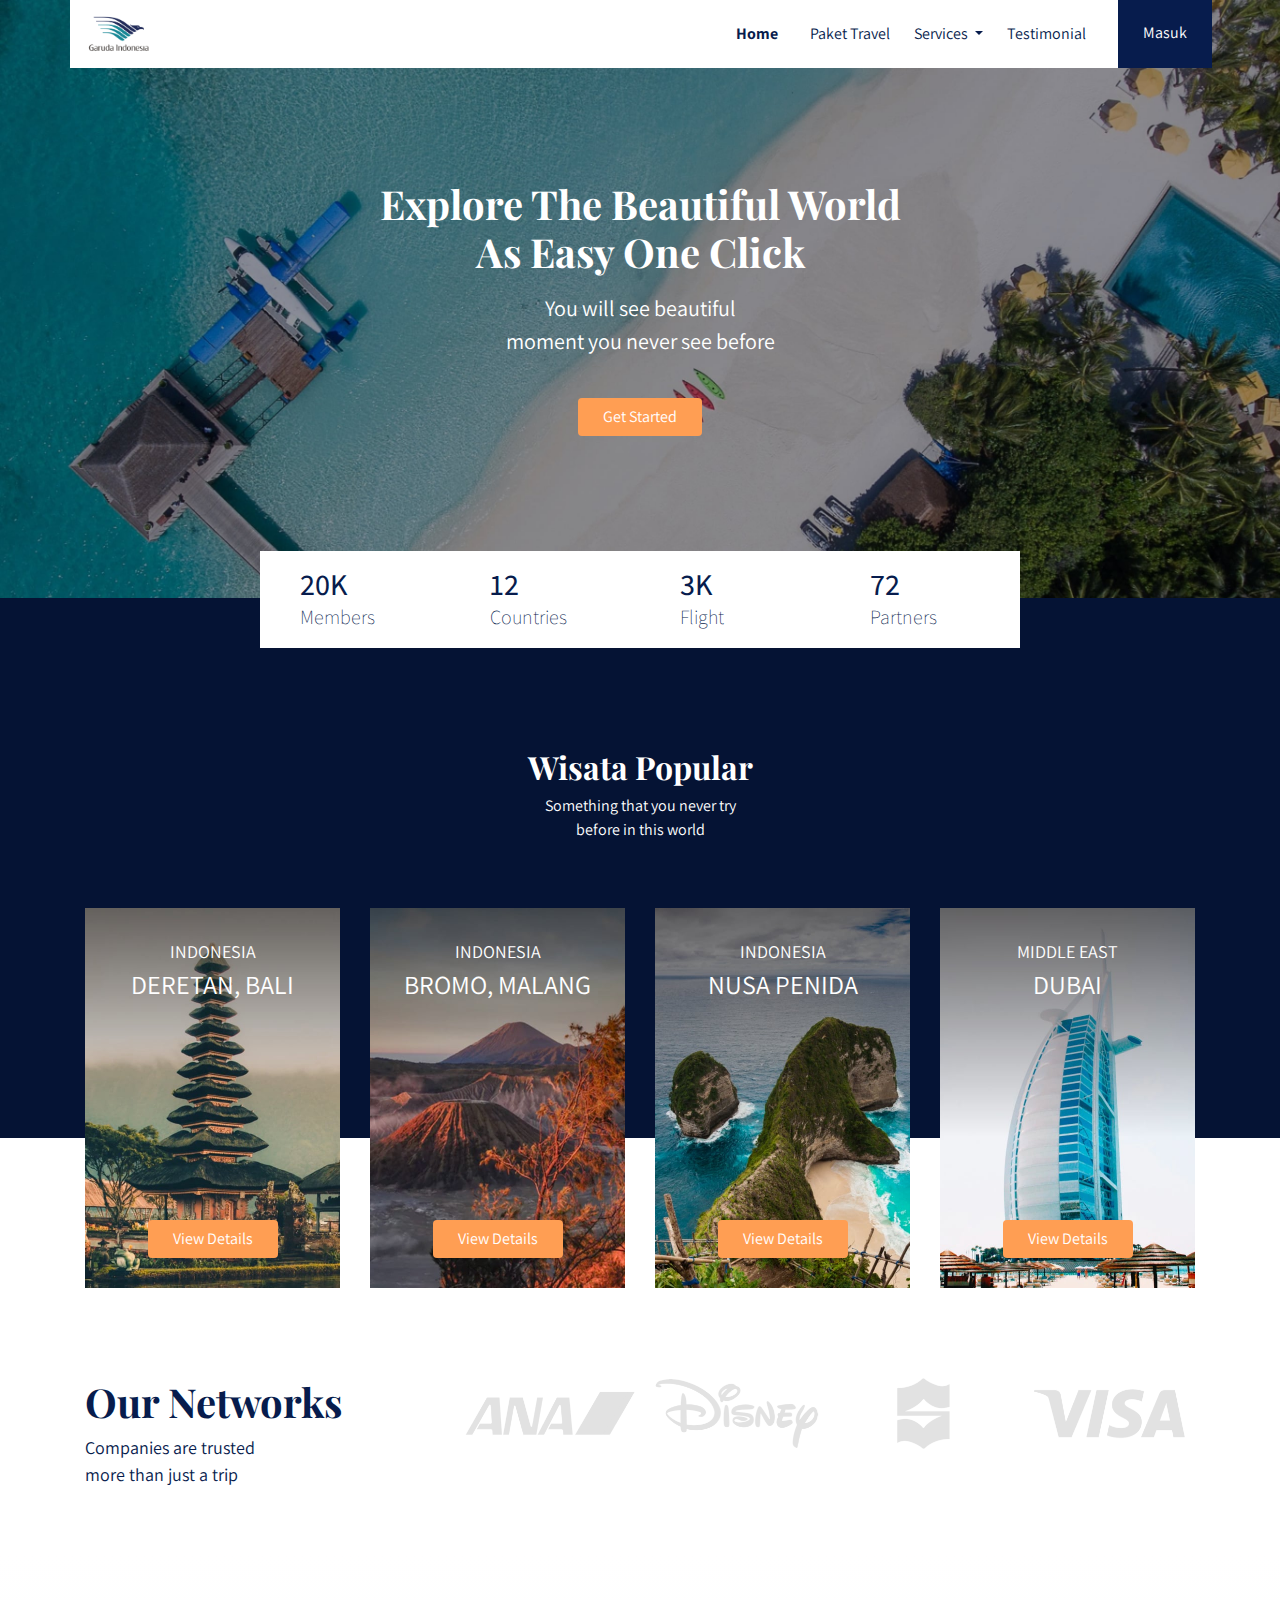
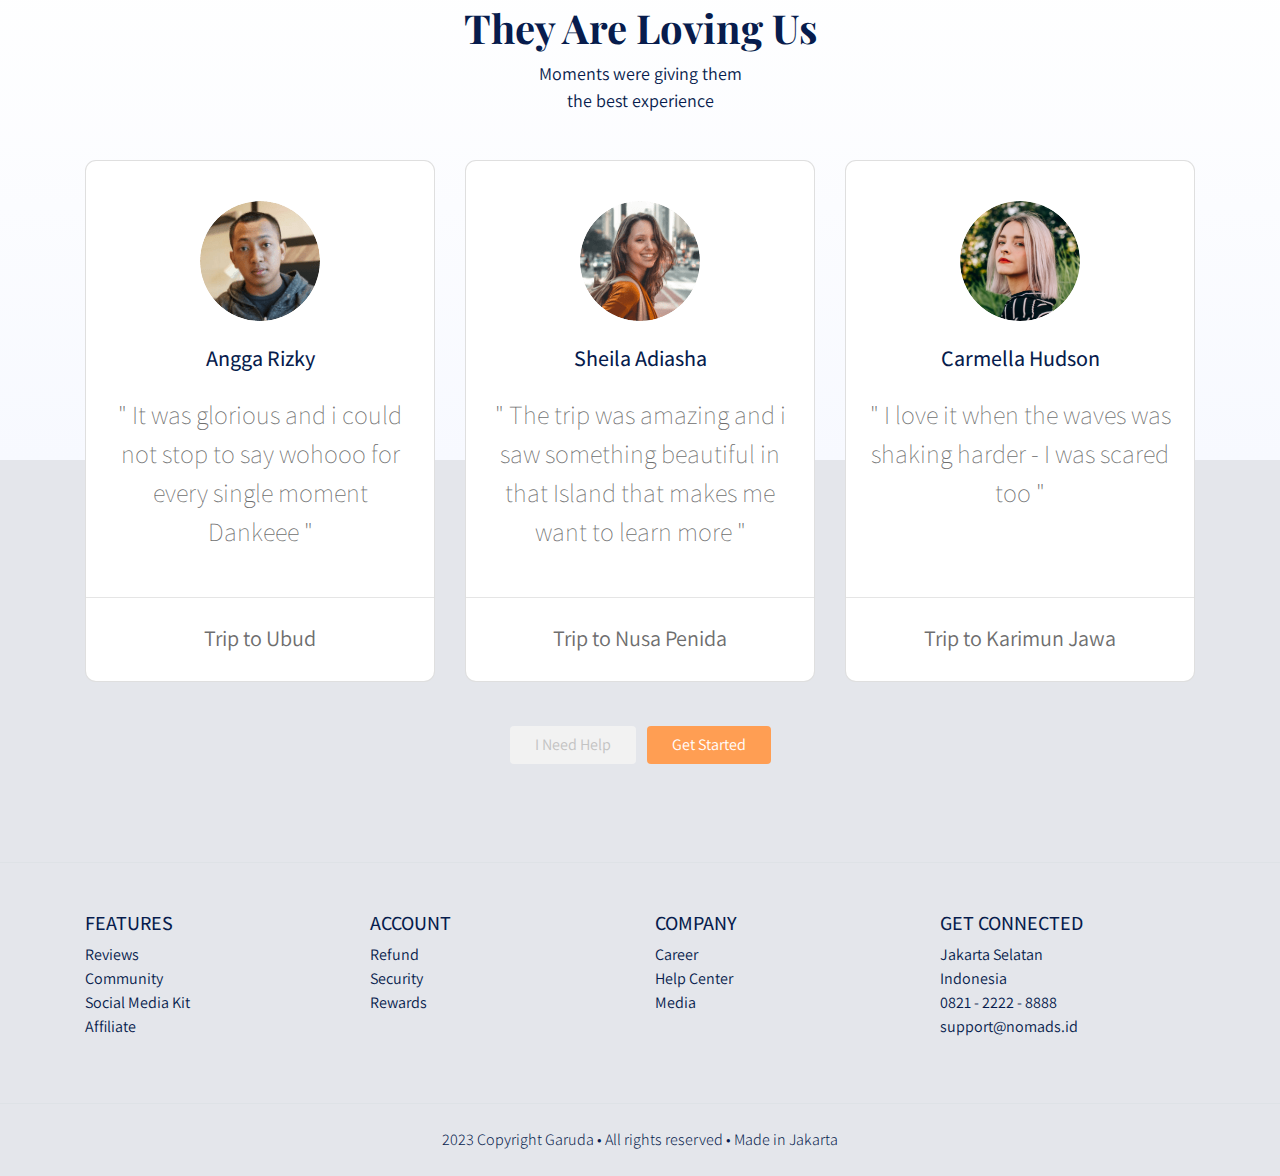
<file: frontend/index.html>
<!DOCTYPE html>
<html lang="en">
<head>
    <meta charset="UTF-8">
    <meta http-equiv="X-UA-Compatible" content="IE=edge">
    <meta name="viewport" content="width=device-width, initial-scale=1.0">
    <title>Document</title>
    <link 
        rel="stylesheet" 
        href="libraries/bootstrap/css/bootstrap.css"
    />
    <link 
        href="https://fonts.googleapis.com/css?family=Assistant:200,300,400,600,700,800
        |Playfair+Display:400,400i,700,700i,900,900i&display=swap" rel="stylesheet"
    />
    
    <link rel="stylesheet" href="styles/main.css">
</head>
<body>
    <!-- Navbar -->
    <div class="container">
        <nav class="row navbar navbar-expand-lg navbar-light bg-white">
            <a href="#" class="navbar-brand">
                <img src="images/garuda_logo.png" alt="Logo garuda_logo">
            </a>
            <button class="navbar-toggler navbar-toggler-right"
            type="button"
            data-toggle="collapse"
            data-target="#navb"
            >
                <span class="navbar-toggler-icon"></span>
            </button>
            
            <div class="collapse navbar-collapse" id="navb">
                <ul class="navbar-nav ml-auto mr-3">
                    <li class="nav-item mx-md-2">
                        <a href="#" class="nav-link active">Home</a>
                    </li>
                    <li class="nav-item mx-md-2">
                        <a href="#" class="nav-link">Paket Travel</a>
                    </li>
                    <li class="nav-item dropdown">
                        <a 
                            href="#" 
                            class="nav-link dropdown-toggle" 
                            id="navbardrop"
                            data-toggle="dropdown"
                        >
                            Services
                        </a>
                        <div class="dropdown-menu">
                            <a href="#" class="dropdown-item">Link</a>
                            <a href="#" class="dropdown-item">Link</a>
                            <a href="#" class="dropdown-item">Link</a>
                        </div>
                    </li>
                    <li class="nav-item mx-md-2">
                        <a href="#" class="nav-link">Testimonial</a>
                    </li>
                </ul>

                 <!-- Mobile Button -->
                 <form class="form-inline d-sm-block d-md-none">
                    <button class="btn btn-login my-2 my-sm-0">
                        Masuk
                    </button>
                </form>

                <!-- Desktop Button -->
                <form class="form-inline my-2 my-lg-0 d-none d-md-block">
                    <button class="btn btn-login btn-navbar-right my-2 my-sm-0 px-4">
                        Masuk
                    </button>
                </form>
            </div>
        </nav>
    </div>

    <!-- Header -->
    <header class="text-center">
        <h1>
            Explore The Beautiful World
            <br/>
            As Easy One Click
        </h1>
        <P class="mt-3">
            You will see beautiful
            <br/>
            moment you never see before
        </P>
        <a href="#" class="btn btn-get-started px-4 mt-4">
            Get Started
        </a>
    </header>

    <main>
        <div class="container">
            <section class="section-stats row justify-content-center" id="stats">
                <div class="col-3 col-md-2 stats-detail">
                    <h2>20K</h2>
                    <p>Members</p>
                </div>
                <div class="col-3 col-md-2 stats-detail">
                    <h2>12</h2>
                    <p>Countries</p>
                </div>
                <div class="col-3 col-md-2 stats-detail">
                    <h2>3K</h2>
                    <p>Flight</p>
                </div>
                <div class="col-3 col-md-2 stats-detail">
                    <h2>72</h2>
                    <p>Partners</p>
                </div>
            </section>
        </div>

        <section class="section-popular" id="popular">
            <div class="container">
                <div class="row">
                    <div class="col text-center section-popular-heading">
                        <h2>Wisata Popular</h2>
                        <p>
                            Something that you never try
                            <br/>
                            before in this world
                        </p>
                    </div>
                </div>
            </div>
        </section>
        <section class="section-popular-content" id="popularContent">
            <div class="container">
                <div class="section-popular-travel row justify-content-center">
                    <div class="col-sm-6 col-md-4 col-lg-3">
                        <div class="card-travel text-center d-flex flex-column"
                        style="background-image: url('images/travel-1@2x.jpg');">
                            <div class="travel-country">INDONESIA</div>
                            <div class="travel-location">DERETAN, BALI</div>
                            <div class="travel-button mt-auto">
                                <a href="details.html" class="btn btn-travel-details px-4">
                                    View Details
                                </a>
                            </div>
                        </div>
                    </div>
                    <div class="col-sm-6 col-md-4 col-lg-3">
                        <div class="card-travel text-center d-flex flex-column"
                        style="background-image: url('images/travel-2@2x.jpg');">
                            <div class="travel-country">INDONESIA</div>
                            <div class="travel-location">BROMO, MALANG</div>
                            <div class="travel-button mt-auto">
                                <a href="details.html" class="btn btn-travel-details px-4">
                                    View Details
                                </a>
                            </div>
                        </div>
                    </div>
                    <div class="col-sm-6 col-md-4 col-lg-3">
                        <div class="card-travel text-center d-flex flex-column"
                        style="background-image: url('images/travel-3@2x.jpg');">
                            <div class="travel-country">INDONESIA</div>
                            <div class="travel-location">NUSA PENIDA</div>
                            <div class="travel-button mt-auto">
                                <a href="details.html" class="btn btn-travel-details px-4">
                                    View Details
                                </a>
                            </div>
                        </div>
                    </div>
                    <div class="col-sm-6 col-md-4 col-lg-3">
                        <div class="card-travel text-center d-flex flex-column"
                        style="background-image: url('images/travel-4@2x.jpg');">
                            <div class="travel-country">MIDDLE EAST</div>
                            <div class="travel-location">DUBAI</div>
                            <div class="travel-button mt-auto">
                                <a href="details.html" class="btn btn-travel-details px-4">
                                    View Details
                                </a>
                            </div>
                        </div>
                    </div>
                </div>
            </div>
        </section>

        <section class="section-networks" id="networks">
            <div class="container">
                <div class="row">
                    <div class="col-md-4">
                        <h2>Our Networks</h2>
                        <p>
                            Companies are trusted
                            <br/>
                            more than just a trip
                        </p>
                    </div>
                    <div class="col-md-8 text-center">
                        <img src="images/partner@2x.png" alt="Logo Partner" class="img-partner">
                    </div>
                </div>
            </div>
        </section>

        <section class="section-testimonials-heading" id="testimonialHeading">
            <div class="container">
                <div class="row">
                    <div class="col text-center">
                        <h2>They Are Loving Us</h2>
                        <p>
                            Moments were giving them
                            <br/>
                            the best experience
                        </p>
                    </div>
                </div>
            </div>
        </section>

        <section class="section section-testimonials-content" id="testimonialContent">
            <div class="container">
                <div 
                    class="section-popular-travel row justify-content-center match-height">
                    <div class="col-sm-6 col-md-6 col-lg-4">
                        <div class="card card-testimonial text-center">
                            <div class="testimonial-content">
                                <img src="images/avatar-1.png" alt="User" class="mb-4 rounded-circle">
                                <h3 class="mb-4">Angga Rizky</h3>
                                <p class="testimonial">
                                    " It was glorious and i could not stop to 
                                    say wohooo for
                                    every single moment Dankeee "
                                </p>
                            </div>
                            <hr>
                            <p class="trip-to mt-2">
                                Trip to Ubud
                            </p>
                        </div>
                    </div>
                    <div class="col-sm-6 col-md-6 col-lg-4">
                        <div class="card card-testimonial text-center">
                            <div class="testimonial-content">
                                <img src="images/avatar-2.png" alt="User" class="mb-4 rounded-circle">
                                <h3 class="mb-4">Sheila Adiasha</h3>
                                <p class="testimonial">
                                    " The trip was amazing and i saw 
                                    something beautiful in that
                                    Island that makes me want to learn
                                    more "
                                </p>
                            </div>
                            <hr>
                            <p class="trip-to mt-2">
                                Trip to Nusa Penida
                            </p>
                        </div>
                    </div>
                    <div class="col-sm-6 col-md-6 col-lg-4">
                        <div class="card card-testimonial text-center">
                            <div class="testimonial-content">
                                <img src="images/avatar-3.png" alt="User" class="mb-4 rounded-circle">
                                <h3 class="mb-4">Carmella Hudson</h3>
                                <p class="testimonial">
                                    " I love it when the waves was
                                    shaking harder - I was 
                                    scared too "
                                </p>
                            </div>
                            <hr>
                            <p class="trip-to mt-2">
                                Trip to Karimun Jawa
                            </p>
                        </div>
                    </div>
                </div>
                <div class="row">
                    <div class="col-12 text-center">
                        <a href="#" class="btn btn-need-help px-4 mt-4 mx-1">
                            I Need Help
                        </a>
                        <a href="#" class="btn btn-get-started px-4 mt-4 mx-1">
                            Get Started
                        </a>
                    </div>
                </div>
            </div>
        </section>

    </main>

    <footer class="section-footer mt-5 mb-4 border-top">
        <div class="container pt-5 pb-5">
            <div class="row justify-content-center">
                <div class="col-12">
                    <div class="row">
                        <div class="col-12 col-lg-3">
                            <h5>FEATURES</h5>
                            <ul class="list-unstyled">
                                <li><a href="#">Reviews</a></li>
                                <li><a href="#">Community</a></li>
                                <li><a href="#">Social Media Kit</a></li>
                                <li><a href="#">Affiliate</a></li>
                            </ul>
                        </div>
                        <div class="col-12 col-lg-3">
                            <h5>ACCOUNT</h5>
                            <ul class="list-unstyled">
                                <li><a href="#">Refund</a></li>
                                <li><a href="#">Security</a></li>
                                <li><a href="#">Rewards</a></li>
                            </ul>
                        </div>
                        <div class="col-12 col-lg-3">
                            <h5>COMPANY</h5>
                            <ul class="list-unstyled">
                                <li><a href="#">Career</a></li>
                                <li><a href="#">Help Center</a></li>
                                <li><a href="#">Media</a></li>
                            </ul>
                        </div>
                        <div class="col-12 col-lg-3">
                            <h5>GET CONNECTED</h5>
                            <ul class="list-unstyled">
                                <li><a href="#">Jakarta Selatan</a></li>
                                <li><a href="#">Indonesia</a></li>
                                <li><a href="#">0821 - 2222 - 8888</a></li>
                                <li><a href="#">support@nomads.id</a></li>
                            </ul>
                        </div>
                    </div>
                </div>
            </div>
        </div>
        <div class="container-fluid">
            <div class="row border-top justify-content-center align-items-center pt-4">
                <div class="col-auto text-gray-500 font-weight-light">
                    2023 Copyright Garuda • All rights reserved • Made in Jakarta
                </div>
            </div>
        </div>
    </footer>

    <script src="libraries/jquery/jquery-3.4.1.min.js"></script>
    <script src="libraries/bootstrap/js/bootstrap.js"></script>
    <script src="libraries/retina/retina.min.js"></script>
</body>
</html>
</file>
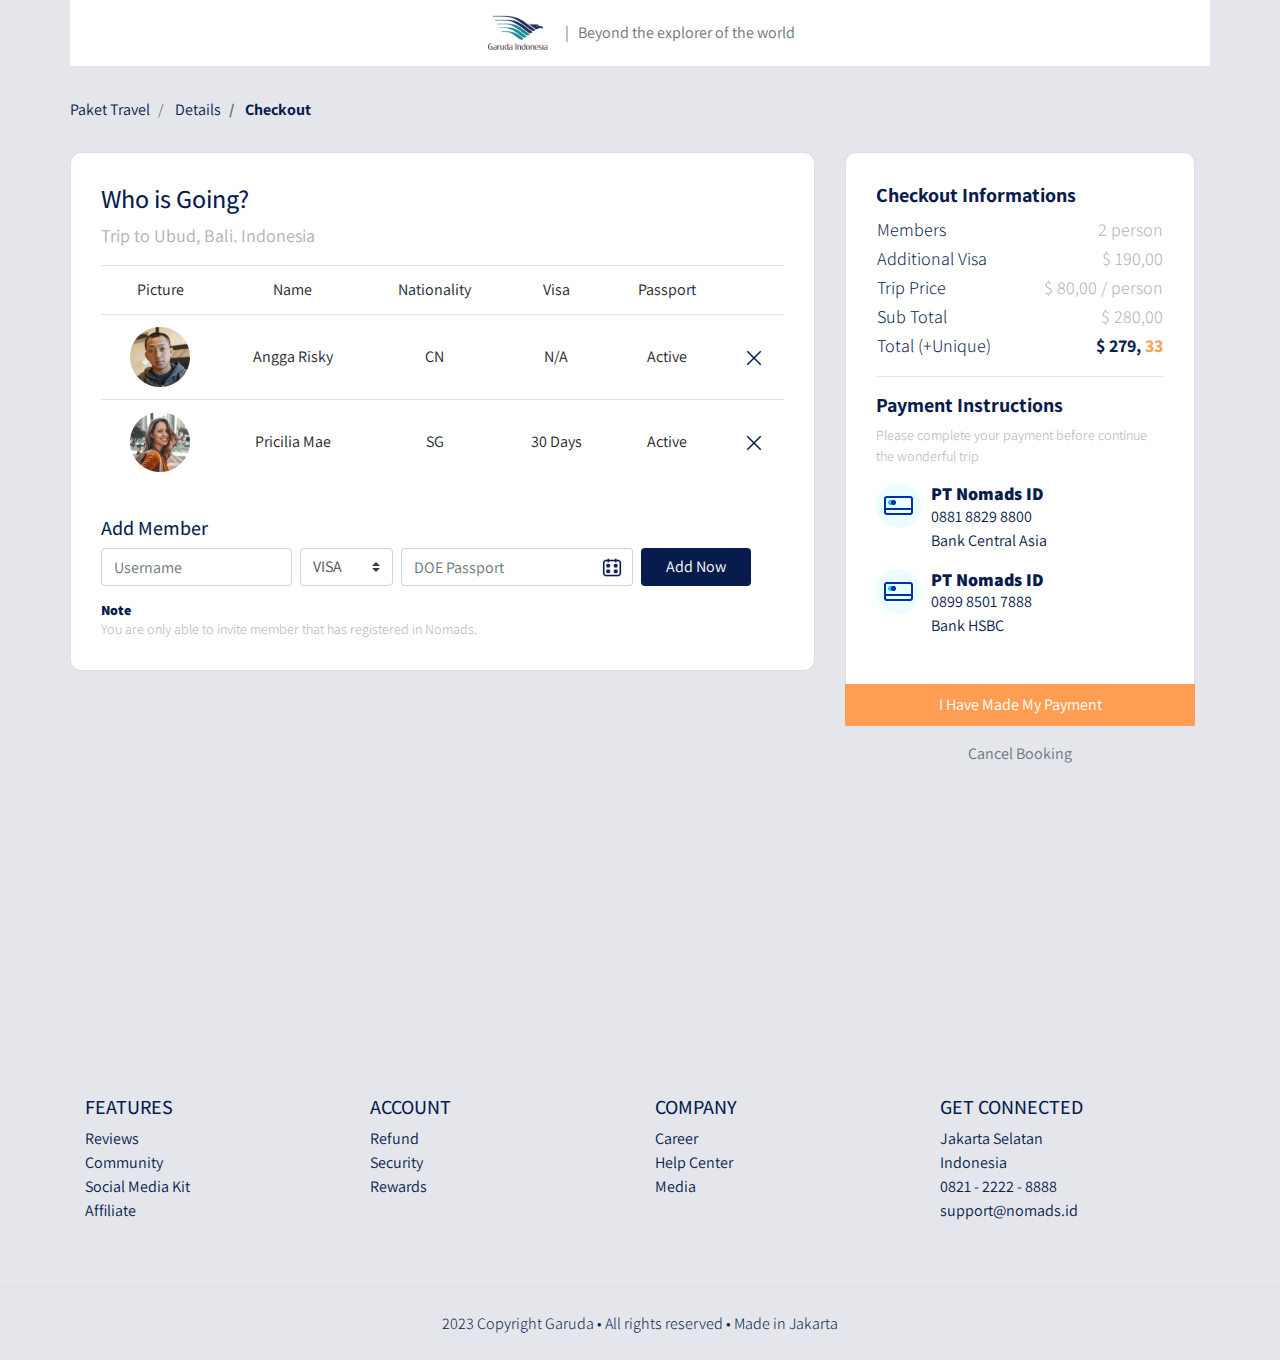
<file: frontend/checkout.html>
<!DOCTYPE html>
<html lang="en">
<head>
    <meta charset="UTF-8">
    <meta http-equiv="X-UA-Compatible" content="IE=edge">
    <meta name="viewport" content="width=device-width, initial-scale=1.0">
    <title>Document</title>
    <link 
        rel="stylesheet" 
        href="libraries/bootstrap/css/bootstrap.css"
    />
    <link rel="stylesheet" href="libraries/xzoom/dist/xzoom.css">
    <link rel="stylesheet" href="libraries/gijgo/css/gijgo.min.css">
    <link 
        href="https://fonts.googleapis.com/css?family=Assistant:200,300,400,600,700,800
        |Playfair+Display:400,400i,700,700i,900,900i&display=swap" rel="stylesheet"
    />
    
    <link rel="stylesheet" href="styles/main.css">

</head>
<body>
    <!-- Navbar -->
    <div class="container">
        <nav class="row navbar navbar-expand-lg navbar-light bg-white">
            <div class="navbar-nav ml-auto mr-auto mr-sm-auto mr-lg-0 mr-md-auto">
                <a href="index.html" class="navbar-brand">
                    <img src="images/garuda_logo.png" alt="">
                </a>
            </div>
            <ul class="navbar-nav mr-auto d-none d-lg-block">
                <li>
                    <span class="text-muted">
                        | &nbsp; Beyond the explorer of the world
                    </span>
                </li>
            </ul>
        </nav>
    </div>

    <main>
        <section class="section-details-header"></section>
            <section class="section-details-content">
                <div class="container">
                    <div class="row">
                        <div class="col p-0 pl-3 pl-lg-0">
                            <nav aria-label="breadcrumb">
                              <ol class="breadcrumb">
                                <li class="breadcrumb-item" aria-current="page">
                                  Paket Travel
                                </li>
                                <li class="breadcrumb-item" aria-current="page">
                                  Details
                                </li>
                                <li class="breadcrumb-item active" aria-current="page">
                                    Checkout
                                </li>
                              </ol>
                            </nav>
                          </div>
                    </div>
                    <div class="row">
                        <div class="col-lg-8 pl-lg-0">
                            <div class="card card-details mb-3">
                                <h1>Who is Going?</h1>
                                <p>
                                    Trip to Ubud, Bali. Indonesia
                                </p>
                                <div class="attendee">
                                    <table class="table table-responsive-sm text-center">
                                        <thead>
                                            <tr>
                                                <td scope="col">Picture</td>
                                                <td scope="col">Name</td>
                                                <td scope="col">Nationality</td>
                                                <td scope="col">Visa</td>
                                                <td scope="col">Passport</td>
                                                <td scope="col"></td>
                                            </tr>
                                        </thead>
                                        <tbody>
                                            <tr>
                                                <td>
                                                    <img src="images/avatar-1.png" alt="" height="60">
                                                </td>
                                                <td class="align-middle">Angga Risky</td>
                                                <td class="align-middle">CN</td>
                                                <td class="align-middle">N/A</td>
                                                <td class="align-middle">Active</td>
                                                <td class="align-middle">
                                                        <a href="#">
                                                            <img src="images/ic_remove.png" alt="">
                                                        </a>
                                                    </td>
                                                </td>
                                            </tr>
                                            <tr>
                                                <td>
                                                    <img src="images/avatar-2.png" alt="" height="60">
                                                </td>
                                                <td class="align-middle">Pricilia Mae</td>
                                                <td class="align-middle">SG</td>
                                                <td class="align-middle">30 Days</td>
                                                <td class="align-middle">Active</td>
                                                <td class="align-middle">
                                                        <a href="#">
                                                            <img src="images/ic_remove.png" alt="">
                                                        </a>
                                                    </td>
                                                </td>
                                            </tr>
                                        </tbody>
                                    </table>
                                </div>
                                <div class="member mt-3">
                                    <h2>Add Member</h2>
                                    <form class="form-inline">
                                        <label for="inputUsername" class="sr-only">Name</label>
                                        <input 
                                            type="text"
                                            name="inputUsername" 
                                            class="form-control mb-2 mr-sm-2" 
                                            id="inputUsername" 
                                            placeholder="Username"
                                        />
                                        <label for="inputVisa" class="sr-only">VISA</label>
                                        <select 
                                            name="inputVisa" 
                                            id="inputVisa" 
                                            class="custom-select mb-2 mr-sm-2">

                                            <option value="VISA" selected>VISA</option>
                                            <option value="30 Days">30 Days</option>
                                            <option value="N/A">N/A</option>
                                        </select>

                                        <label for="doePassport" class="sr-only">DOE Passport</label>
                                        <div class="input-group mb-2 mr-sm-2">
                                            <input 
                                                type="text" 
                                                class="form-control datepicker" 
                                                id="doePassport" 
                                                placeholder="DOE Passport">
                                        </div>

                                        <button type="submit" class="btn btn-add-now mb-2 px-4">
                                            Add Now
                                        </button>
                                    </form>
                                    <h3 class="mt-2 mb-0">Note</h3>
                                    <p class="disclaimer mb-0">
                                        You are only able to invite member that has registered in Nomads.
                                    </p>
                                </div>
                            </div>
                        </div>
                        <div class="col-lg-4">
                            <div class="card card-details card-right">
                                <h2>Checkout Informations</h2>
                                <table class="trip-informations">
                                    <tr>
                                        <th width="50%">Members</th>
                                        <td width="50%" class="text-right">
                                            2 person
                                        </td>
                                    </tr>
                                    <tr>
                                        <th width="50%">Additional Visa</th>
                                        <td width="50%" class="text-right">
                                            $ 190,00 
                                        </td>
                                    </tr>
                                    <tr>
                                        <th width="50%">Trip Price</th>
                                        <td width="50%" class="text-right">
                                            $ 80,00 / person
                                        </td>
                                    </tr>
                                    <tr>
                                        <th width="50%">Sub Total</th>
                                        <td width="50%" class="text-right">
                                            $ 280,00
                                        </td>
                                    </tr>
                                    <tr>
                                        <th width="50%">Total (+Unique)</th>
                                        <td width="50%" class="text-right text-total">
                                            <span class="text-blue">$ 279,</span>
                                            <span class="text-orange">33</span>
                                        </td>
                                    </tr>
                                </table>
                                <hr>
                                <h2>Payment Instructions</h2>
                                <p class="payment-instructions">
                                    Please complete your payment before 
                                    continue the wonderful trip
                                </p>
                                <div class="bank">
                                    <div class="bank-item pb-3">
                                        <img src="images/ic_bank.png" alt="" class="bank-image">
                                        <div class="description">
                                            <h3>PT Nomads ID</h3>
                                            <p>
                                                0881 8829 8800
                                            <br>
                                                Bank Central Asia
                                            </p>
                                        </div>
                                        <div class="clearfix"></div>
                                    </div>
                                    <div class="bank-item pb-3">
                                        <img src="images/ic_bank.png" alt="" class="bank-image">
                                        <div class="description">
                                            <h3>PT Nomads ID</h3>
                                            <p>
                                                0899 8501 7888
                                            <br>
                                                Bank HSBC
                                            </p>
                                        </div>
                                        <div class="clearfix"></div>
                                    </div>
                                </div>
                            </div>
                            <div class="join-container">
                                <a href="success.html" class="btn btn-block btn-join-now mt-3 py-2">
                                    I Have Made My Payment
                                </a>
                            </div>
                            <div class="text-center mt-3">
                                <a href="details.html" class="text-muted">
                                    Cancel Booking
                                </a>
                            </div>
                        </div>
                    </div>
                </div>
            </section>
    </main>

    <footer class="section-footer mt-5 mb-4 border-top">
        <div class="container pt-5 pb-5">
            <div class="row justify-content-center">
                <div class="col-12">
                    <div class="row">
                        <div class="col-12 col-lg-3">
                            <h5>FEATURES</h5>
                            <ul class="list-unstyled">
                                <li><a href="#">Reviews</a></li>
                                <li><a href="#">Community</a></li>
                                <li><a href="#">Social Media Kit</a></li>
                                <li><a href="#">Affiliate</a></li>
                            </ul>
                        </div>
                        <div class="col-12 col-lg-3">
                            <h5>ACCOUNT</h5>
                            <ul class="list-unstyled">
                                <li><a href="#">Refund</a></li>
                                <li><a href="#">Security</a></li>
                                <li><a href="#">Rewards</a></li>
                            </ul>
                        </div>
                        <div class="col-12 col-lg-3">
                            <h5>COMPANY</h5>
                            <ul class="list-unstyled">
                                <li><a href="#">Career</a></li>
                                <li><a href="#">Help Center</a></li>
                                <li><a href="#">Media</a></li>
                            </ul>
                        </div>
                        <div class="col-12 col-lg-3">
                            <h5>GET CONNECTED</h5>
                            <ul class="list-unstyled">
                                <li><a href="#">Jakarta Selatan</a></li>
                                <li><a href="#">Indonesia</a></li>
                                <li><a href="#">0821 - 2222 - 8888</a></li>
                                <li><a href="#">support@nomads.id</a></li>
                            </ul>
                        </div>
                    </div>
                </div>
            </div>
        </div>
        <div class="container-fluid">
            <div class="row border-top justify-content-center align-items-center pt-4">
                <div class="col-auto text-gray-500 font-weight-light">
                    2023 Copyright Garuda • All rights reserved • Made in Jakarta
                </div>
            </div>
        </div>
    </footer>

    <script src="libraries/jquery/jquery-3.4.1.min.js"></script>
    <script src="libraries/bootstrap/js/bootstrap.js"></script>
    <script src="libraries/retina/retina.min.js"></script>
    <script src="libraries/xzoom/dist/xzoom.min.js"></script>
    <script src="libraries/gijgo/js/gijgo.min.js"></script>
    <script>
        $(document).ready(function() {
            $('.xzoom, .xzoom-gallery').xzoom({
                zoomWidth: 500,
                title: false,
                tint: '#333',
                Xoffset: 15
            });

            $('.datepicker').datepicker({
                uiLibrary: 'bootstrap4',
                icons : {
                    rightIcon: '<img src="images/ic_doe.png" />'
                }
            })
        });
    </script>
</body>
</html>
</file>
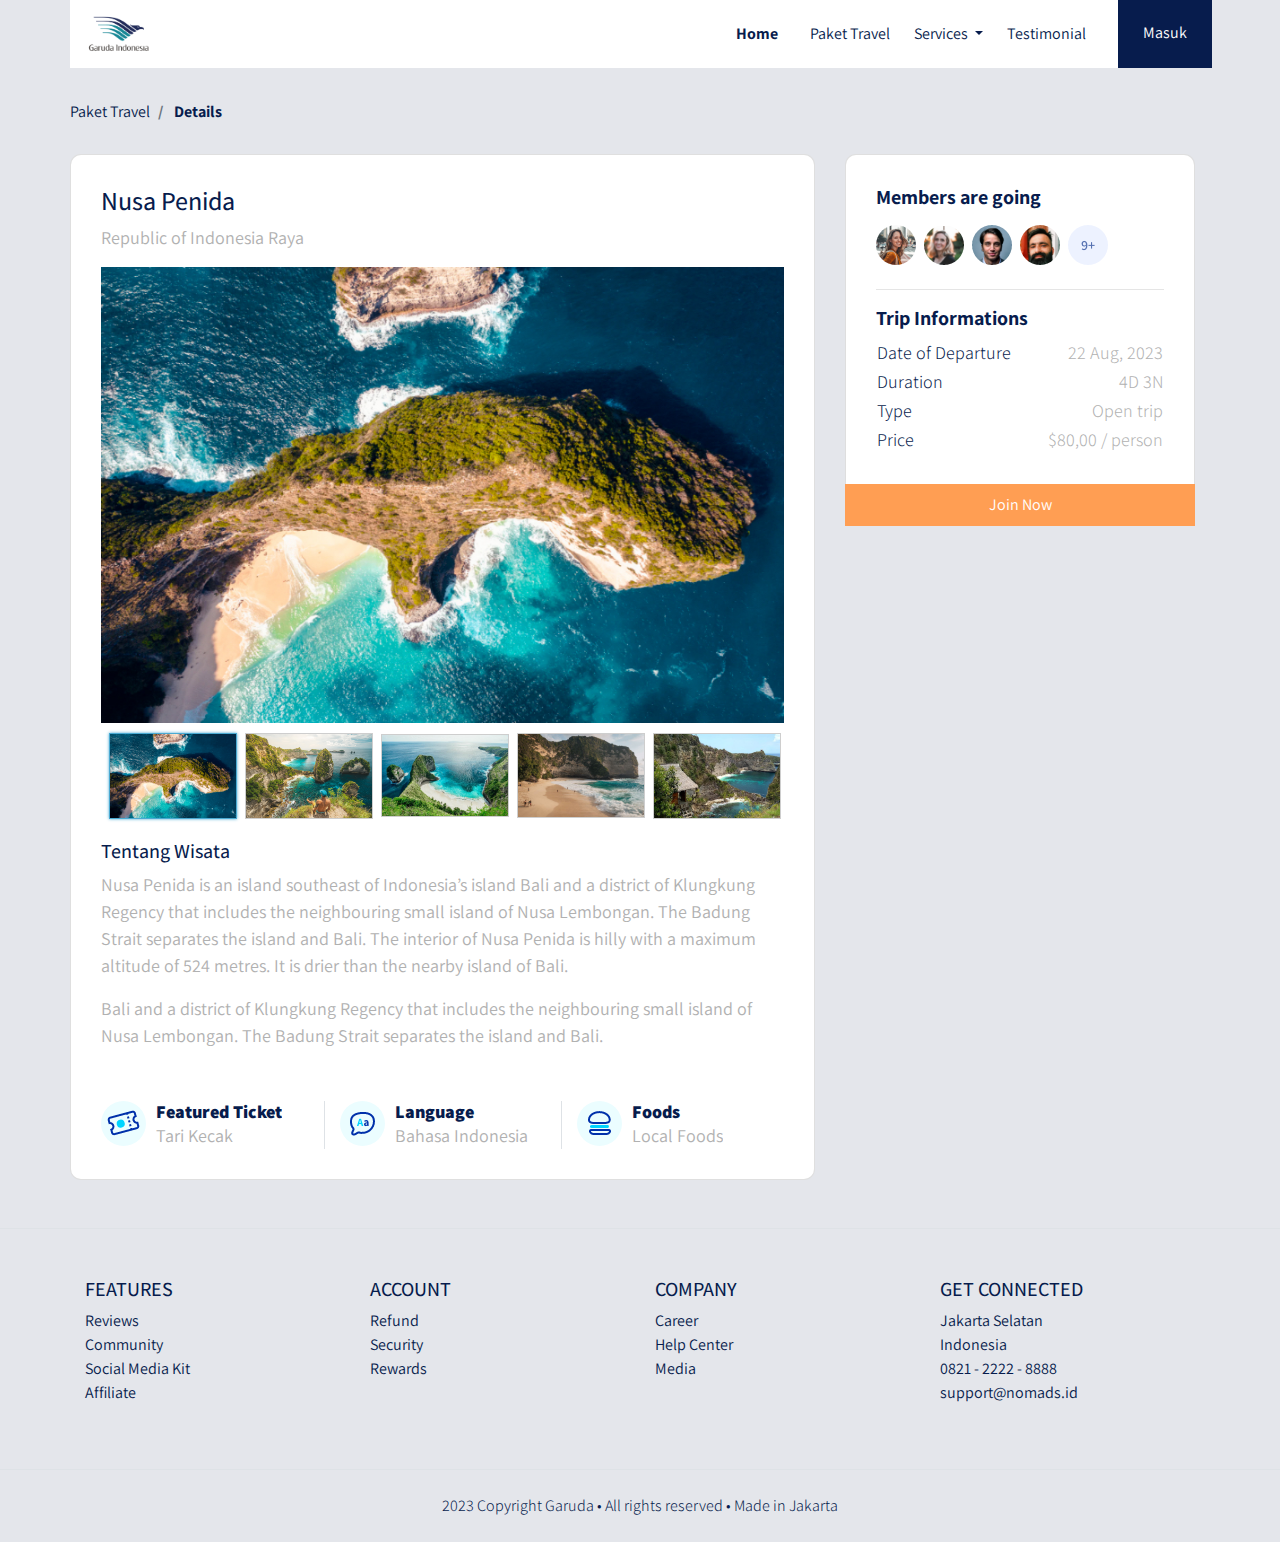
<file: frontend/details.html>
<!DOCTYPE html>
<html lang="en">
<head>
    <meta charset="UTF-8">
    <meta http-equiv="X-UA-Compatible" content="IE=edge">
    <meta name="viewport" content="width=device-width, initial-scale=1.0">
    <title>Document</title>
    <link 
        rel="stylesheet" 
        href="libraries/bootstrap/css/bootstrap.css"
    />
    <link rel="stylesheet" href="libraries/xzoom/dist/xzoom.css">
    <link 
        href="https://fonts.googleapis.com/css?family=Assistant:200,300,400,600,700,800
        |Playfair+Display:400,400i,700,700i,900,900i&display=swap" rel="stylesheet"
    />
    
    <link rel="stylesheet" href="styles/main.css">

</head>
<body>
     <!-- Navbar -->
     <div class="container">
        <nav class="row navbar navbar-expand-lg navbar-light bg-white">
            <a href="index.html" class="navbar-brand">
                <img src="images/garuda_logo.png" alt="Logo garuda_logo">
            </a>
            <button class="navbar-toggler navbar-toggler-right"
            type="button"
            data-toggle="collapse"
            data-target="#navb"
            >
                <span class="navbar-toggler-icon"></span>
            </button>
            
            <div class="collapse navbar-collapse" id="navb">
                <ul class="navbar-nav ml-auto mr-3">
                    <li class="nav-item mx-md-2">
                        <a href="#" class="nav-link active">Home</a>
                    </li>
                    <li class="nav-item mx-md-2">
                        <a href="#" class="nav-link">Paket Travel</a>
                    </li>
                    <li class="nav-item dropdown">
                        <a 
                            href="#" 
                            class="nav-link dropdown-toggle" 
                            id="navbardrop"
                            data-toggle="dropdown"
                        >
                            Services
                        </a>
                        <div class="dropdown-menu">
                            <a href="#" class="dropdown-item">Link</a>
                            <a href="#" class="dropdown-item">Link</a>
                            <a href="#" class="dropdown-item">Link</a>
                        </div>
                    </li>
                    <li class="nav-item mx-md-2">
                        <a href="#" class="nav-link">Testimonial</a>
                    </li>
                </ul>

                 <!-- Mobile Button -->
                 <form class="form-inline d-sm-block d-md-none">
                    <button class="btn btn-login my-2 my-sm-0">
                        Masuk
                    </button>
                </form>

                <!-- Desktop Button -->
                <form class="form-inline my-2 my-lg-0 d-none d-md-block">
                    <button class="btn btn-login btn-navbar-right my-2 my-sm-0 px-4">
                        Masuk
                    </button>
                </form>
            </div>
        </nav>
    </div>

    <main>
        <section class="section-details-header"></section>
            <section class="section-details-content">
                <div class="container">
                    <div class="row">
                        <div class="col p-0 pl-3 pl-lg-0">
                            <nav aria-label="breadcrumb">
                              <ol class="breadcrumb">
                                <li class="breadcrumb-item" aria-current="page">
                                  Paket Travel
                                </li>
                                <li class="breadcrumb-item active" aria-current="page">
                                  Details
                                </li>
                              </ol>
                            </nav>
                          </div>
                    </div>
                    <div class="row">
                        <div class="col-lg-8 pl-lg-0">
                            <div class="card card-details">
                                <h1>Nusa Penida</h1>
                                <p>
                                    Republic of Indonesia Raya
                                </p>
                                <div class="gallery">
                                    <div class="xzoom-container">
                                        <img src="images/details-1.jpg" 
                                            class="xzoom" 
                                            id="xzoom-default" 
                                            xoriginal="images/details-1.jpg">
                                    </div>
                                    <div class="xzoom-thumbs">
                                        <a href="images/details-1.jpg">
                                            <img 
                                                src="images/details-1.jpg" 
                                                class="xzoom-gallery" 
                                                width="128" 
                                                xpreview="images/details-1.jpg">
                                        </a>
                                        <a href="images/details-2.jpg">
                                            <img 
                                                src="images/details-2.jpg" 
                                                class="xzoom-gallery" 
                                                width="128" 
                                                xpreview="images/details-2.jpg">
                                        </a>
                                        <a href="images/details-3.jpg">
                                            <img 
                                                src="images/details-3.jpg" 
                                                class="xzoom-gallery" 
                                                width="128" 
                                                xpreview="images/details-3.jpg">
                                        </a>
                                        <a href="images/details-4.jpg">
                                            <img 
                                                src="images/details-4.jpg" 
                                                class="xzoom-gallery" 
                                                width="128" 
                                                xpreview="images/details-4.jpg">
                                        </a>
                                        <a href="images/details-6.jpg">
                                            <img 
                                                src="images/details-6.jpg" 
                                                class="xzoom-gallery" 
                                                width="128" 
                                                xpreview="images/details-6.jpg">
                                        </a>
                                    </div>
                                </div>
                                <h2>Tentang Wisata</h2>
                                <p>
                                    Nusa Penida is an island southeast of Indonesia’s island
                                    Bali and a district of Klungkung Regency that includes the
                                    neighbouring small island of Nusa Lembongan. The Badung
                                    Strait separates the island and Bali. The interior of Nusa
                                    Penida is hilly with a maximum altitude of 524 metres. It is
                                    drier than the nearby island of Bali.
                                </p>
                                <p>
                                    Bali and a district of Klungkung Regency that includes the
                                    neighbouring small island of Nusa Lembongan. The Badung
                                    Strait separates the island and Bali.
                                </p>
                                <div class="features row pt-3">
                                    <div class="col-md-4">
                                      <img
                                        src="images/ic_event.png"
                                        alt=""
                                        class="features-image"
                                      />
                                      <div class="description">
                                        <h3>Featured Ticket</h3>
                                        <p>Tari Kecak</p>
                                      </div>
                                    </div>
                                    <div class="col-md-4 border-left">
                                      <img
                                        src="images/ic_bahasa.png"
                                        alt=""
                                        class="features-image"
                                      />
                                      <div class="description">
                                        <h3>Language</h3>
                                        <p>Bahasa Indonesia</p>
                                      </div>
                                    </div>
                                    <div class="col-md-4 border-left">
                                      <img
                                        src="images/ic_foods.png"
                                        alt=""
                                        class="features-image"
                                      />
                                      <div class="description">
                                        <h3>Foods</h3>
                                        <p>Local Foods</p>
                                      </div>
                                    </div>
                                  </div>
                            </div>
                        </div>
                        <div class="col-lg-4">
                            <div class="card card-details card-right">
                                <h2>Members are going</h2>
                                <div class="members my-2">
                                    <img src="images/members.png" alt="" class="member-image">
                                </div>
                                <hr>
                                <h2>Trip Informations</h2>
                                <table class="trip-informations">
                                    <tr>
                                        <th width="50%">Date of Departure</th>
                                        <td width="50%" class="text-right">
                                            22 Aug, 2023
                                        </td>
                                    </tr>
                                    <tr>
                                        <th width="50%">Duration</th>
                                        <td width="50%" class="text-right">
                                            4D 3N 
                                        </td>
                                    </tr>
                                    <tr>
                                        <th width="50%">Type</th>
                                        <td width="50%" class="text-right">
                                            Open trip
                                        </td>
                                    </tr>
                                    <tr>
                                        <th width="50%">Price</th>
                                        <td width="50%" class="text-right">
                                            $80,00 / person
                                        </td>
                                    </tr>
                                </table>
                            </div>
                            <div class="join-container">
                                <a href="checkout.html" class="btn btn-block btn-join-now mt-3 py-2">
                                    Join Now
                                </a>
                            </div>
                        </div>
                    </div>
                </div>
            </section>
    </main>

    <footer class="section-footer mt-5 mb-4 border-top">
        <div class="container pt-5 pb-5">
            <div class="row justify-content-center">
                <div class="col-12">
                    <div class="row">
                        <div class="col-12 col-lg-3">
                            <h5>FEATURES</h5>
                            <ul class="list-unstyled">
                                <li><a href="#">Reviews</a></li>
                                <li><a href="#">Community</a></li>
                                <li><a href="#">Social Media Kit</a></li>
                                <li><a href="#">Affiliate</a></li>
                            </ul>
                        </div>
                        <div class="col-12 col-lg-3">
                            <h5>ACCOUNT</h5>
                            <ul class="list-unstyled">
                                <li><a href="#">Refund</a></li>
                                <li><a href="#">Security</a></li>
                                <li><a href="#">Rewards</a></li>
                            </ul>
                        </div>
                        <div class="col-12 col-lg-3">
                            <h5>COMPANY</h5>
                            <ul class="list-unstyled">
                                <li><a href="#">Career</a></li>
                                <li><a href="#">Help Center</a></li>
                                <li><a href="#">Media</a></li>
                            </ul>
                        </div>
                        <div class="col-12 col-lg-3">
                            <h5>GET CONNECTED</h5>
                            <ul class="list-unstyled">
                                <li><a href="#">Jakarta Selatan</a></li>
                                <li><a href="#">Indonesia</a></li>
                                <li><a href="#">0821 - 2222 - 8888</a></li>
                                <li><a href="#">support@nomads.id</a></li>
                            </ul>
                        </div>
                    </div>
                </div>
            </div>
        </div>
        <div class="container-fluid">
            <div class="row border-top justify-content-center align-items-center pt-4">
                <div class="col-auto text-gray-500 font-weight-light">
                    2023 Copyright Garuda • All rights reserved • Made in Jakarta
                </div>
            </div>
        </div>
    </footer>

    <script src="libraries/jquery/jquery-3.4.1.min.js"></script>
    <script src="libraries/bootstrap/js/bootstrap.js"></script>
    <script src="libraries/retina/retina.min.js"></script>
    <script src="libraries/xzoom/dist/xzoom.min.js"></script>
    <script>
        $(document).ready(function() {
            $('.xzoom, .xzoom-gallery').xzoom({
                zoomWidth: 500,
                title: false,
                tint: '#333',
                Xoffset: 15
            });
        });
    </script>
</body>
</html>
</file>
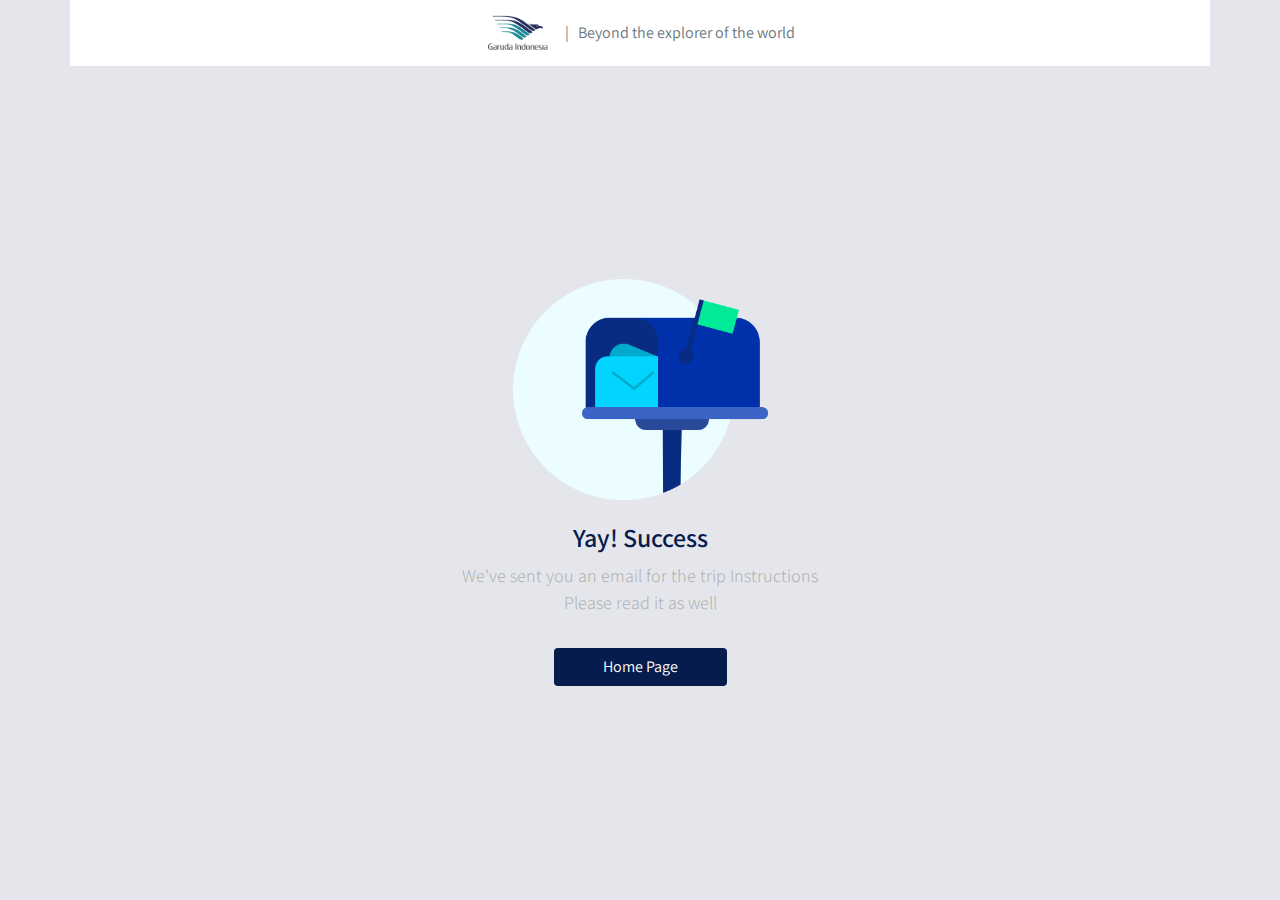
<file: frontend/success.html>
<!DOCTYPE html>
<html lang="en">
<head>
    <meta charset="UTF-8">
    <meta http-equiv="X-UA-Compatible" content="IE=edge">
    <meta name="viewport" content="width=device-width, initial-scale=1.0">
    <title>Document</title>
    <link 
        rel="stylesheet" 
        href="libraries/bootstrap/css/bootstrap.css"
    />
    <link rel="stylesheet" href="libraries/xzoom/dist/xzoom.css">
    <link rel="stylesheet" href="libraries/gijgo/css/gijgo.min.css">
    <link 
        href="https://fonts.googleapis.com/css?family=Assistant:200,300,400,600,700,800
        |Playfair+Display:400,400i,700,700i,900,900i&display=swap" rel="stylesheet"
    />
    
    <link rel="stylesheet" href="styles/main.css">

</head>
<body>
    <!-- Navbar -->
    <div class="container">
        <nav class="row navbar navbar-expand-lg navbar-light bg-white">
            <div class="navbar-nav ml-auto mr-auto mr-sm-auto mr-lg-0 mr-md-auto">
                <a href="index.html" class="navbar-brand">
                    <img src="images/garuda_logo.png" alt="">
                </a>
            </div>
            <ul class="navbar-nav mr-auto d-none d-lg-block">
                <li>
                    <span class="text-muted">
                        | &nbsp; Beyond the explorer of the world
                    </span>
                </li>
            </ul>
        </nav>
    </div>

    <main>
        <div class="section-success d-flex align-items-center">
            <div class="col text-center">
                <img src="images/ic_mail.png" alt="">
                <h1>Yay! Success</h1>
                <p>
                    We've sent you an email for the trip Instructions
                    <br>
                    Please read it as well
                </p>
                <a href="index.html" class="btn btn-home-page mt-3 px-5">
                    Home Page
                </a>
            </div>
        </div>
    </main>

    <script src="libraries/jquery/jquery-3.4.1.min.js"></script>
    <script src="libraries/bootstrap/js/bootstrap.js"></script>
    <script src="libraries/retina/retina.min.js"></script>
    <script src="libraries/xzoom/dist/xzoom.min.js"></script>
    <script src="libraries/gijgo/js/gijgo.min.js"></script>
    <script>
        $(document).ready(function() {
            $('.xzoom, .xzoom-gallery').xzoom({
                zoomWidth: 500,
                title: false,
                tint: '#333',
                Xoffset: 15
            });

            $('.datepicker').datepicker({
                uiLibrary: 'bootstrap4',
                icons : {
                    rightIcon: '<img src="images/ic_doe.png" />'
                }
            })
        });
    </script>
</body>
</html>
</file>
<file: frontend/styles/main.css>
body {
  background-color: #E4E6EB;
  font-family: "Assistant", sans-serif;
  color: #071C4D;
}

.navbar-brand img {
  max-height: 40px;
}

.btn-navbar-right {
  margin-top: -10px !important;
  margin-bottom: -8px !important;
  margin-right: -18px !important;
  height: 70px;
  border-radius: 0;
}

.navbar-light .navbar-nav .nav-link {
  color: #071C4D;
}
.navbar-light .navbar-nav .nav-link.active {
  font-weight: bold;
  color: #071C4D !important;
}

.btn-login {
  background-color: #071C4D;
  color: #fff;
}
.btn-login:hover {
  background-color: #1E3771;
  color: #fff;
}

header {
  margin-top: -68px;
  padding: 180px 0 165px;
  background-image: url("../images/header-background@2x.jpg");
  background-size: cover;
}
header h1,
header p {
  color: #fff;
}
header h1 {
  font-family: "Playfair Display", serif;
  font-weight: bold;
}
header p {
  font-size: 22px;
}
header .btn-get-started {
  background-color: #FF9E53;
  color: #fff;
}
header .btn-get-started:hover {
  background-color: #ffaa69;
  color: #fff;
}

.section-stats {
  margin-top: -50px;
}
.section-stats .stats-detail {
  padding-top: 15px;
  background: #fff;
  padding-left: 40px;
}
.section-stats h2 {
  font-size: 30px;
  margin-bottom: 0;
}
.section-stats p {
  font-size: 20px;
  font-weight: lighter;
}

.section-popular {
  min-height: 540px;
  background: #051334;
  margin-top: -50px;
  margin-bottom: -230px;
}
.section-popular .section-popular-heading {
  margin-top: 150px;
}
.section-popular .section-popular-heading h2,
.section-popular .section-popular-heading p {
  color: #fff;
}
.section-popular .section-popular-heading h2 {
  font-family: "Playfair Display", serif;
  font-weight: bold;
}

.section-popular-content .section-popular-travel .card-travel {
  min-height: 380px;
  background-color: #ddd;
  color: #fff;
  padding: 30px;
  background-size: cover;
  margin-bottom: 20px;
}
.section-popular-content .section-popular-travel .card-travel .travel-country {
  font-size: 18px;
  color: #fff;
}
.section-popular-content .section-popular-travel .card-travel .travel-location {
  font-size: 26px;
  color: #fff;
}
.section-popular-content .section-popular-travel .card-travel .travel-button .btn-travel-details {
  background-color: #FF9E53;
  color: #fff;
}
.section-popular-content .section-popular-travel .card-travel .travel-button .btn-travel-details:hover {
  background-color: #ffaa69;
  color: #fff;
}

.section-networks {
  background-color: #fff;
  margin-top: -170px;
  padding-top: 240px;
  padding-bottom: 50px;
}
.section-networks h2 {
  font-family: "Playfair Display", serif;
  font-weight: bold;
  font-size: 40px;
}
.section-networks p {
  font-size: 18px;
}
.section-networks img {
  max-width: 100%;
}

.section-testimonials-heading {
  background: linear-gradient(#fff 0%, #f7f9ff 100%);
  padding-top: 50px;
  min-height: 506px;
}
.section-testimonials-heading h2 {
  font-family: "Playfair Display", serif;
  font-weight: bold;
  font-size: 40px;
}
.section-testimonials-heading p {
  font-size: 18px;
}

.section-testimonials-content {
  margin-top: -300px;
  padding-bottom: 50px;
}
.section-testimonials-content .card-testimonial {
  padding: 40px 20px 10px;
  border-radius: 11px;
  margin-bottom: 20px;
}
.section-testimonials-content .card-testimonial .testimonial-content {
  min-height: 380px;
}
.section-testimonials-content .card-testimonial h3 {
  font-size: 22px;
}
.section-testimonials-content .card-testimonial .testimonial {
  font-size: 26px;
  color: #6e6e6e;
  font-weight: 200;
  min-height: 160px;
}
.section-testimonials-content .card-testimonial .trip-to {
  font-weight: normal;
  font-size: 22px;
  color: #6e6e6e;
}
.section-testimonials-content .card-testimonial hr {
  margin-left: -20px;
  margin-right: -20px;
}
.section-testimonials-content .btn-get-started {
  background-color: #FF9E53;
  color: #fff;
}
.section-testimonials-content .btn-get-started:hover {
  background-color: #ffaa69;
  color: #fff;
}
.section-testimonials-content .btn-need-help {
  background-color: #F2F2F2;
  color: #C3C3C3;
}
.section-testimonials-content .btn-need-help:hover {
  background-color: #6e6e6e;
  color: #C3C3C3;
}

.section-footer a {
  color: #071c4d;
}

.section-details-header {
  min-height: 310px;
  background: #e4e6eb;
  margin-top: -68px;
}

.section-details-content {
  margin-top: -210px;
  min-height: 100vh;
}
.section-details-content .breadcrumb {
  background-color: transparent;
  padding: 0;
  margin-bottom: 30px;
}
.section-details-content .breadcrumb-item.active {
  font-weight: bold;
  color: #071C4D;
}
.section-details-content .card-details {
  padding: 30px;
  border-radius: 11px;
}
.section-details-content .card-details .trip-informations th {
  font-weight: 300;
  font-size: 18px;
  color: #071c4d;
}
.section-details-content .card-details .trip-informations td {
  font-weight: 300;
  font-size: 18px;
  color: #b1b1b1;
}
.section-details-content .card-details .trip-informations .text-blue {
  color: #071C4D;
  font-weight: bold;
}
.section-details-content .card-details .trip-informations .text-orange {
  color: #FF9E53;
  font-weight: bold;
}
.section-details-content .card-details h1 {
  font-size: 26px;
}
.section-details-content .card-details h2 {
  font-size: 20px;
}
.section-details-content .card-details p {
  font-size: 18px;
  color: #b1b1b1;
}
.section-details-content .card-details .payment-instructions {
  font-weight: 300;
  font-size: 14px;
  color: #b1b1b1;
}
.section-details-content .card-details h3 {
  font-weight: 800;
  font-size: 14px;
  color: #071c4d;
}
.section-details-content .card-details .disclaimer {
  font-weight: 300;
  font-size: 14px;
  color: #b1b1b1;
}
.section-details-content .card-right {
  border-bottom-left-radius: 0;
  border-bottom-right-radius: 0;
  border-bottom: 0;
}
.section-details-content .card-right h2 {
  font-weight: bold;
}
.section-details-content .gallery .xzoom-container {
  display: block;
}
.section-details-content .gallery .xzoom-container .xzoom {
  width: 100%;
  box-shadow: none;
  margin-bottom: 10px;
}
.section-details-content .gallery .xzoom-container .xactive {
  border: 4px solid #1abc9c;
  box-shadow: none;
}
.section-details-content .features {
  margin-top: 20px;
}
.section-details-content .features h3 {
  font-size: 18px;
  color: #071c4d;
  margin-bottom: 0;
}
.section-details-content .features p {
  margin-bottom: 0;
}
.section-details-content .features .description {
  margin-left: 10px;
  overflow: hidden;
  float: left;
}
.section-details-content .features .features-image {
  width: 45px;
  height: 45px;
  float: left;
}
.section-details-content .join-container {
  margin-top: -16px;
}
.section-details-content .btn-join-now {
  background-color: #FF9E53;
  color: #fff;
  border-radius: 0;
}
.section-details-content .btn-join-now:hover {
  background-color: #FFB57C;
  color: #fff;
}
.section-details-content .bank .bank-item h3 {
  font-size: 18px;
  color: #071c4d;
  margin-bottom: 0;
}
.section-details-content .bank .bank-item p {
  margin-bottom: 0;
}
.section-details-content .bank .bank-item .description {
  margin-left: 10px;
  overflow: hidden;
  float: left;
}
.section-details-content .bank .bank-item .description p {
  font-family: Assistant;
  font-weight: normal;
  font-size: 16px;
  text-align: left;
  color: #071c4d;
}
.section-details-content .bank .bank-item .bank-image {
  width: 45px;
  height: 45px;
  float: left;
}
.section-details-content .btn-add-now {
  background-color: #071C4D;
  color: #fff;
}
.section-details-content .btn-add-now:hover {
  background-color: #1E3771;
  color: #fff;
}
.section-details-content .input-group-text {
  background-color: transparent;
}
.section-details-content h3 {
  font-weight: 400;
  font-size: 14px;
  color: #071c4d;
}
.section-details-content .gj-datepicker .datepicker {
  border-right: 0;
}
.section-details-content .gj-datepicker .input-group-append .btn {
  padding-right: 30px;
}

.section-success {
  height: 90vh;
}
.section-success h1 {
  font-weight: 600;
  font-size: 26px;
  color: #071c4d;
}
.section-success p {
  font-weight: 300;
  font-size: 18px;
  color: #b1b1b1;
}
.section-success .btn-home-page {
  border-radius: 4px;
  background: #071c4d;
  color: #fff;
}
.section-success .btn-home-page:hover {
  background-color: #1E3771;
  color: #fff;
}/*# sourceMappingURL=main.css.map */
</file>
<file: frontend/libraries/xzoom/dist/xzoom.css>
/* Compatibility styles for frameworks like bootstrap, foundation e.t.c */
.xzoom-source img, .xzoom-preview img, .xzoom-lens img {
  display: block;
  max-width: none;
  max-height: none;
  -webkit-transition: none;
  -moz-transition: none;
  -o-transition: none;
  transition: none;
}
/* --------------- */

/* xZoom Styles below */
.xzoom-container { 
  display: inline-block;
}

.xzoom-thumbs {
  text-align: center;
  margin-bottom: 10px;
}

.xzoom { 
  -webkit-box-shadow: 0px 0px 5px 0px rgba(0,0,0,0.5);
  -moz-box-shadow: 0px 0px 5px 0px rgba(0,0,0,0.5);
  box-shadow: 0px 0px 5px 0px rgba(0,0,0,0.5);  
}
.xzoom2, .xzoom3, .xzoom4, .xzoom5 {
  -webkit-box-shadow: 0px 0px 5px 0px rgba(0,0,0,0.5);
  -moz-box-shadow: 0px 0px 5px 0px rgba(0,0,0,0.5);
  box-shadow: 0px 0px 5px 0px rgba(0,0,0,0.5);
}

/* Thumbs */
.xzoom-gallery, .xzoom-gallery2, .xzoom-gallery3, .xzoom-gallery4, .xzoom-gallery5 {
  border: 1px solid #cecece;
  margin-left: 5px;
  margin-bottom: 10px;
}

.xzoom-source, .xzoom-hidden {
  display: block;
  position: static;
  float: none;
  clear: both;
}

/* Everything out of border is hidden */
.xzoom-hidden {
  overflow: hidden;
}

/* Preview */
.xzoom-preview {
  border: 1px solid #888;
  background: #2f4f4f;
  box-shadow: -0px -0px 10px rgba(0,0,0,0.50);
}

/* Lens */
.xzoom-lens {
  border: 1px solid #555;
  box-shadow: -0px -0px 10px rgba(0,0,0,0.50);
  cursor: crosshair;
}

/* Loading */
.xzoom-loading {
  background-position: center center;
  background-repeat: no-repeat;
  border-radius: 100%;
  opacity: .7;
  background: url(../images/xloading.gif);
  width: 48px;
  height: 48px;
}

/* Additional class that applied to thumb when it is active */
.xactive {
  -webkit-box-shadow: 0px 0px 3px 0px rgba(74,169,210,1);
  -moz-box-shadow: 0px 0px 3px 0px rgba(74,169,210,1);
  box-shadow: 0px 0px 3px 0px rgba(74,169,210,1); 
  border: 1px solid #4aaad2;
}

/* Caption */
.xzoom-caption {
  position: absolute;
  bottom: -43px;
  left: 0;
  background: #000;
  width: 100%;
  text-align: left;
}

.xzoom-caption span {
  color: #fff;
  font-family: Arial, sans-serif;
  display: block;
  font-size: 0.75em;
  font-weight: bold;
  padding: 10px;
}
</file>
<file: frontend/libraries/gijgo/css/gijgo.min.css>
.gj-button-md,.gj-text-align-center{text-align:center}.gj-button-md,.gj-modal{overflow:hidden;outline:0}.gj-button-md,.gj-button-md-group{position:relative;vertical-align:middle}.gj-button,.gj-button-md,.gj-cursor-pointer{cursor:pointer}.gj-button{background-color:#f5f5f5;border:1px solid #ddd;color:#000;border-radius:3px;padding:6px 10px}.gj-unselectable{-webkit-touch-callout:none;-webkit-user-select:none;-khtml-user-select:none;-moz-user-select:none;-ms-user-select:none;user-select:none}.gj-row{display:-webkit-box;display:-ms-flexbox;display:flex;-ms-flex-wrap:wrap;flex-wrap:wrap}.gj-margin-left-5{margin-left:5px}.gj-margin-left-10{margin-left:10px}.gj-width-full{width:100%}.gj-font-size-16{font-size:16px}.gj-hidden{display:none}.gj-button-md{background:0 0;border:none;border-radius:2px;color:rgba(0,0,0,.87);height:36px;margin:0;min-width:64px;padding:0 16px;display:inline-block;font-family:Roboto,Helvetica,Arial,sans-serif;font-size:1rem;font-weight:500;text-transform:uppercase;letter-spacing:0;will-change:box-shadow;transition:box-shadow .2s cubic-bezier(.4,0,1,1),background-color .2s cubic-bezier(.4,0,.2,1),color .2s cubic-bezier(.4,0,.2,1);text-decoration:none;line-height:36px;-webkit-user-select:none;-moz-user-select:none;-ms-user-select:none;user-select:none}.gj-button-md:hover{background-color:rgba(158,158,158,.2)}.gj-button-md:disabled{color:rgba(0,0,0,.26);background:0 0}.gj-button-md .gj-icon,.gj-button-md .material-icons{vertical-align:middle}.gj-button-md.gj-button-md-icon{width:24px;height:31px;min-width:24px;padding:0;display:table}ul.gj-list-bootstrap li [data-role=image],ul.gj-list-md li [data-role=checkbox],ul.gj-list-md li [data-role=image]{height:24px;width:24px}.gj-button-md.gj-button-md-icon .gj-icon,.gj-button-md.gj-button-md-icon .material-icons{display:table-cell;margin-right:0;width:24px;height:24px}.gj-button-md.active{background-color:rgba(158,158,158,.4)}.gj-button-md-group{display:inline-block}.gj-textbox-md{border:none;border-bottom:1px solid rgba(0,0,0,.42);display:block;font-family:Helvetica,Arial,sans-serif;font-size:16px;line-height:16px;padding:4px 0;margin:0;width:100%;background:0 0;text-align:left;color:rgba(0,0,0,.87)}.gj-textbox-md:active,.gj-textbox-md:focus{border-bottom:2px solid rgba(0,0,0,.42);outline:0}.gj-textbox-md::placeholder{color:#8e8e8e}.gj-textbox-md:-ms-input-placeholder{color:#8e8e8e}.gj-textbox-md::-ms-input-placeholder{color:#8e8e8e}.gj-md-spacer-24{min-width:24px;width:24px;display:inline-block}.gj-md-spacer-32{min-width:32px;width:32px;display:inline-block}.gj-modal{position:fixed;top:0;right:0;bottom:0;left:0;z-index:1203;display:none;-webkit-overflow-scrolling:touch;background-color:rgba(0,0,0,.54118);transition:.2s ease opacity;will-change:opacity}ul.gj-list li [data-role=wrapper]{display:table;width:100%}ul.gj-list li [data-role=checkbox],ul.gj-list li [data-role=image]{display:table-cell;vertical-align:middle;text-align:center}ul.gj-list li [data-role=display]{display:table-cell;vertical-align:middle;cursor:pointer}ul.gj-list li [data-role=display]:empty:before{content:"\200b"}ul.gj-list-bootstrap{padding-left:0;margin-bottom:0}ul.gj-list-bootstrap li{padding:0}ul.gj-list-bootstrap li [data-role=wrapper]{padding:0 10px}ul.gj-list-bootstrap li [data-role=checkbox]{width:24px;padding:3px}ul.gj-list-bootstrap li [data-role=display]{padding:8px 0 8px 4px}.list-group-item.active ul li,.list-group-item.active:focus ul li,.list-group-item.active:hover ul li{text-shadow:none;color:initial}ul.gj-list-md{padding:0;list-style:none;line-height:24px;letter-spacing:0;color:#616161}.gj-picker-md,ul.gj-list-md li{font-family:Roboto,Helvetica,Arial,sans-serif;font-size:16px;font-weight:400;letter-spacing:.04em;line-height:1}ul.gj-list-md li{display:list-item;list-style-type:none;padding:0;min-height:unset;box-sizing:border-box;align-items:center;cursor:default;overflow:hidden;-webkit-flex-direction:row;-ms-flex-direction:row;flex-direction:row;-webkit-flex-wrap:nowrap;-ms-flex-wrap:nowrap;flex-wrap:nowrap}ul.gj-list-md li [data-role=display]{padding:8px 0 8px 5px;order:0;flex-grow:2;text-decoration:none;box-sizing:border-box;align-items:center;text-align:left;color:rgba(0,0,0,.87)}ul.gj-list-md li.disabled>[data-role=wrapper]>[data-role=display]{color:#9E9E9E}.gj-list-md-active{background:#e0e0e0;color:#3f51b5}.gj-picker{position:absolute;z-index:1203;background-color:#fff}.gj-picker .selected{color:#fff}.gj-picker-md{color:rgba(0,0,0,.87);border:1px solid #E0E0E0}.gj-modal .gj-picker-md{border:0}.gj-picker-md [role=header]{color:rgba(255,255,255,.54);display:flex;background:#2196f3;align-items:baseline;user-select:none;justify-content:center}.gj-picker-md [role=footer]{float:right;padding:10px}.gj-picker-md [role=footer] button.gj-button-md{color:#2196f3;font-weight:700;font-size:13px}.gj-picker-bootstrap{border:1px solid #E0E0E0}.gj-picker-bootstrap .selected{color:#888}.gj-picker-bootstrap [role=header]{background:#eee;color:#AAA}@font-face{font-family:gijgo-material;src:url(../fonts/gijgo-material.eot?235541);src:url(../fonts/gijgo-material.eot?235541#iefix) format('embedded-opentype'),url(../fonts/gijgo-material.ttf?235541) format('truetype'),url(../fonts/gijgo-material.woff?235541) format('woff'),url(../fonts/gijgo-material.svg?235541#gijgo-material) format('svg');font-weight:400;font-style:normal}.gj-icon{font-family:gijgo-material!important;font-size:24px;speak:none;font-style:normal;font-weight:400;font-variant:normal;text-transform:none;line-height:1;letter-spacing:0;-webkit-font-feature-settings:"liga";-moz-font-feature-settings:"liga=1";-moz-font-feature-settings:"liga";-ms-font-feature-settings:"liga" 1;font-feature-settings:"liga";-webkit-font-variant-ligatures:discretionary-ligatures;font-variant-ligatures:discretionary-ligatures;-webkit-font-smoothing:antialiased;-moz-osx-font-smoothing:grayscale}.gj-icon.undo:before{content:"\e900"}.gj-icon.vertical-align-top:before{content:"\e901"}.gj-icon.vertical-align-center:before{content:"\e902"}.gj-icon.vertical-align-bottom:before{content:"\e903"}.gj-icon.arrow-dropup:before{content:"\e904"}.gj-icon.clock:before{content:"\e905"}.gj-icon.refresh:before{content:"\e906"}.gj-icon.last-page:before{content:"\e907"}.gj-icon.first-page:before{content:"\e908"}.gj-icon.cancel:before{content:"\e909"}.gj-icon.clear:before{content:"\e90a"}.gj-icon.check-circle:before{content:"\e90b"}.gj-icon.delete:before{content:"\e90c"}.gj-icon.arrow-upward:before{content:"\e90d"}.gj-icon.arrow-forward:before{content:"\e90e"}.gj-icon.arrow-downward:before{content:"\e90f"}.gj-icon.arrow-back:before{content:"\e910"}.gj-icon.list-numbered:before{content:"\e911"}.gj-icon.list-bulleted:before{content:"\e912"}.gj-icon.indent-increase:before{content:"\e913"}.gj-icon.indent-decrease:before{content:"\e914"}.gj-icon.redo:before{content:"\e915"}.gj-icon.align-right:before{content:"\e916"}.gj-icon.align-left:before{content:"\e917"}.gj-icon.align-justify:before{content:"\e918"}.gj-icon.align-center:before{content:"\e919"}.gj-icon.strikethrough:before{content:"\e91a"}.gj-icon.italic:before{content:"\e91b"}.gj-icon.underlined:before{content:"\e91c"}.gj-icon.bold:before{content:"\e91d"}.gj-icon.arrow-dropdown:before{content:"\e91e"}.gj-icon.done:before{content:"\e91f"}.gj-icon.pencil:before{content:"\e920"}.gj-icon.minus:before{content:"\e921"}.gj-icon.plus:before{content:"\e922"}.gj-icon.chevron-up:before{content:"\e923"}.gj-icon.chevron-right:before{content:"\e924"}.gj-icon.chevron-down:before{content:"\e925"}.gj-icon.chevron-left:before{content:"\e926"}.gj-icon.event:before{content:"\e927"}.gj-draggable{cursor:move}.gj-resizable-handle{position:absolute;font-size:.1px;display:block;-ms-touch-action:none;touch-action:none;z-index:1203}.gj-dialog-bootstrap [data-role=title],.gj-dialog-bootstrap4 [data-role=title]{display:inline}.gj-dialog-bootstrap,.gj-dialog-bootstrap4,.gj-dialog-md{z-index:1202;overflow:hidden}.gj-resizable-n{cursor:n-resize;height:7px;width:100%;top:-5px;left:0}.gj-resizable-e{cursor:e-resize;width:7px;right:-5px;top:0;height:100%}.gj-resizable-s{cursor:s-resize;height:7px;width:100%;bottom:-5px;left:0}.gj-resizable-w{cursor:w-resize;width:7px;left:-5px;top:0;height:100%}.gj-resizable-se{cursor:se-resize;width:12px;height:12px;right:1px;bottom:1px}.gj-resizable-sw{cursor:sw-resize;width:9px;height:9px;left:-5px;bottom:-5px}.gj-resizable-nw{cursor:nw-resize;width:9px;height:9px;left:-5px;top:-5px}.gj-resizable-ne{cursor:ne-resize;width:9px;height:9px;right:-5px;top:-5px}.gj-dialog-footer{position:absolute;bottom:0;width:100%;margin-top:0}.gj-dialog-scrollable [data-role=body]{overflow-x:hidden;overflow-y:scroll}.gj-dialog-bootstrap [data-role=close]{line-height:1.42857143}.gj-dialog-bootstrap4 [data-role=close]{line-height:1.5}.gj-dialog-md{background-color:#FFF;border:none;box-shadow:0 11px 15px -7px rgba(0,0,0,.2),0 24px 38px 3px rgba(0,0,0,.14),0 9px 46px 8px rgba(0,0,0,.12);box-sizing:border-box;position:relative;display:-webkit-box;display:-webkit-flex;display:-ms-flexbox;display:flex;-webkit-box-orient:vertical;-webkit-box-direction:normal;-webkit-flex-direction:column;-ms-flex-direction:column;flex-direction:column;-webkit-background-clip:padding-box;background-clip:padding-box;outline:0}.gj-dialog-md-header{padding:24px 24px 0;font-family:Roboto,Helvetica,Arial,sans-serif}.gj-dialog-md-title{margin:0;font-weight:400;display:inline;line-height:28px;font-size:20px}.gj-dialog-md-close{-webkit-appearance:none;padding:0;cursor:pointer;background:0 0;border:0;float:right;line-height:28px;font-size:28px}.gj-dialog-md-body{padding:20px 24px 24px;color:rgba(0,0,0,.54);font-family:Helvetica,Arial,sans-serif;font-size:14px;font-weight:400;line-height:20px}.gj-dialog-md-footer{padding:8px 8px 8px 24px;display:-webkit-flex;display:-ms-flexbox;display:flex;-webkit-flex-direction:row-reverse;-ms-flex-direction:row-reverse;flex-direction:row-reverse;-webkit-flex-wrap:wrap;-ms-flex-wrap:wrap;flex-wrap:wrap;box-sizing:border-box}.gj-dialog-md-footer>:first-child{margin-right:0}.gj-dialog-md-footer>*{margin-right:8px;height:36px}DIV.gj-grid-wrapper{margin:auto;position:relative;clear:both;z-index:1}TABLE.gj-grid{margin:auto;border-collapse:collapse;width:100%;table-layout:fixed}TABLE.gj-grid THEAD TH [data-role=selectAll]{margin:auto}table.gj-grid-bootstrap thead th [data-role=sorticon],table.gj-grid-md thead th [data-role=sorticon]{margin-left:5px}TABLE.gj-grid THEAD TH [data-role=title],TABLE.gj-grid THEAD TH [data-role=sorticon]{display:inline-block}TABLE.gj-grid THEAD TH{overflow:hidden;text-overflow:ellipsis}TABLE.gj-grid.autogrow-header-row THEAD TH{overflow:auto;text-overflow:initial;white-space:pre-wrap;-ms-word-break:break-word;word-break:break-word}TABLE.gj-grid>tbody>tr>td{overflow:hidden;position:relative}table.gj-grid tbody div[data-role=display]{vertical-align:middle;text-indent:0;white-space:pre-wrap;-ms-word-break:break-word;word-break:break-word}table.gj-grid.fixed-body-rows tbody div[data-role=display]{overflow:hidden;text-overflow:ellipsis;white-space:nowrap;-ms-word-break:initial;word-break:initial}table.gj-grid tfoot DIV[data-role=display]{vertical-align:middle;text-indent:0;display:flex}TABLE.gj-grid .fa{padding:2px}TABLE.gj-grid>tbody>tr>td>div{padding:2px;overflow:hidden}DIV.gj-grid-wrapper DIV.gj-grid-loading-cover{background:#BBB;opacity:.5;position:absolute;vertical-align:middle}DIV.gj-grid-wrapper DIV.gj-grid-loading-text{position:absolute;font-weight:700}table.gj-grid-bootstrap thead th{background-color:#f5f5f5;vertical-align:middle}table.gj-grid-bootstrap thead th [data-role=sorticon] i.gj-icon,table.gj-grid-bootstrap thead th [data-role=sorticon] i.material-icons{position:absolute;font-size:20px;top:15px}table.gj-grid-bootstrap tbody tr td div[data-role=display]{padding:0}.gj-grid-bootstrap-4 .gj-checkbox-bootstrap{display:inline-block;padding-top:2px}.gj-grid-bootstrap-4 tbody tr.active{background-color:rgba(0,0,0,.075)}.gj-grid-md{position:relative;border:1px solid #e0e0e0;border-collapse:collapse;white-space:nowrap;font-size:13px;font-family:Roboto,Helvetica,Arial,sans-serif;background-color:#fff}.gj-grid-md td:first-of-type,.gj-grid-md th:first-of-type{padding-left:24px}.gj-grid-md td,.gj-grid-md th{padding:12px 18px;position:relative;box-sizing:border-box}.gj-grid-md th{vertical-align:bottom;font-weight:700;line-height:31px;letter-spacing:0;height:56px;font-size:12px;color:rgba(0,0,0,.54);text-align:right}.gj-grid-md td{height:48px;border-top:1px solid #e0e0e0;border-bottom:1px solid #e0e0e0;text-align:left;color:rgba(0,0,0,.87)}.gj-grid-bootstrap tbody tr.gj-grid-top-border td,.gj-grid-md tbody tr.gj-grid-top-border td{border-top:2px solid #777}.gj-grid-bootstrap tbody tr.gj-grid-bottom-border td,.gj-grid-md tbody tr.gj-grid-bottom-border td{border-bottom:2px solid #777}.gj-grid-md tbody tr{position:relative;height:48px;transition-duration:.28s;transition-timing-function:cubic-bezier(.4,0,.2,1);transition-property:background-color}.gj-grid-md tbody tr:hover{background-color:#EEE}.gj-grid-md tbody tr.gj-grid-md-select{background-color:#F5F5F5}table.gj-grid-md thead th [data-role=sorticon] i.gj-icon,table.gj-grid-md thead th [data-role=sorticon] i.material-icons{position:absolute;font-size:16px;top:19px}table.gj-grid-md thead th.gj-grid-select-all{padding-bottom:3px}@media only all{td.display-1120,td.display-320,td.display-480,td.display-640,td.display-800,td.display-960,th.display-1120,th.display-320,th.display-480,th.display-640,th.display-800,th.display-960{display:none}}@media screen and (min-width:20em){TABLE.gj-grid-bootstrap td.display-320,TABLE.gj-grid-bootstrap th.display-320{display:table-cell}}@media screen and (min-width:30em){TABLE.gj-grid-bootstrap td.display-480,TABLE.gj-grid-bootstrap th.display-480{display:table-cell}}@media screen and (min-width:40em){TABLE.gj-grid-bootstrap td.display-640,TABLE.gj-grid-bootstrap th.display-640{display:table-cell}}@media screen and (min-width:50em){TABLE.gj-grid-bootstrap td.display-800,TABLE.gj-grid-bootstrap th.display-800{display:table-cell}}@media screen and (min-width:60em){TABLE.gj-grid-bootstrap td.display-960,TABLE.gj-grid-bootstrap th.display-960{display:table-cell}}@media screen and (min-width:70em){TABLE.gj-grid-bootstrap td.display-1120,TABLE.gj-grid-bootstrap th.display-1120{display:table-cell}}.gj-grid-md tfoot tr th{padding-right:14px}.gj-grid-md tfoot tr[data-role=pager] .gj-grid-mdl-pager-label{padding-left:5px;padding-right:5px}.gj-grid-md tfoot tr[data-role=pager] .gj-dropdown-md{margin-left:12px}.gj-grid-md tfoot tr[data-role=pager] .gj-dropdown-md [role=presenter]{font-size:12px;font-weight:700;color:rgba(0,0,0,.54)}.gj-grid-md tfoot tr[data-role=pager] .gj-dropdown-md [role=presenter] [role=display]{text-align:right}.gj-grid-md tfoot tr[data-role=pager] .gj-grid-md-limit-select{margin-left:10px;font-size:12px;font-weight:700;color:rgba(0,0,0,.54)}.gj-grid-bootstrap tfoot tr[data-role=pager] th{line-height:30px;background-color:#f5f5f5}.gj-grid-bootstrap tfoot tr[data-role=pager] th>div>button,.gj-grid-bootstrap tfoot tr[data-role=pager] th>div>div{margin-right:5px}.gj-grid-bootstrap-4 tfoot tr[data-role=pager] th>div button{height:34px}.gj-grid-bootstrap-4 tfoot tr[data-role=pager] th div .gj-dropdown-bootstrap-4 .gj-dropdown-expander-mi .gj-icon{top:5px}.gj-grid-bootstrap-3 tfoot tr[data-role=pager] th>div>input{margin-right:5px;width:40px;text-align:right;display:inline-block;font-weight:700}.gj-grid-bootstrap-4 tfoot tr[data-role=pager] th>div>div.input-group{width:40px}.gj-grid-bootstrap-4 tfoot tr[data-role=pager] th>div>div.input-group input{text-align:right;font-weight:700;height:34px;padding-top:2px;padding-bottom:6px}.gj-grid-bootstrap tfoot tr[data-role=pager] th>div>select{display:inline-block;margin-right:5px;width:60px}.gj-grid-bootstrap tfoot tr[data-role=pager] th .gj-dropdown-bootstrap .gj-list-bootstrap [data-role=display]{line-height:14px}.gj-grid-bootstrap tfoot tr[data-role=pager] th .gj-dropdown-bootstrap [role=presenter] [role=display]{font-weight:700}.gj-grid-bootstrap tfoot tr[data-role=pager] th .gj-dropdown-bootstrap-3 [role=presenter]{padding:2px 8px}.gj-grid-bootstrap tfoot tr[data-role=pager] th .gj-dropdown-bootstrap-4 [role=presenter]{padding:1px 8px}.gj-grid thead tr th div.gj-grid-column-resizer-wrapper{position:relative;width:100%;height:0;top:0;left:0;padding:0}span.gj-grid-column-resizer{position:absolute;right:0;width:10px;top:-100px;height:300px;z-index:1203;cursor:e-resize}.gj-grid-resize-cursor{cursor:e-resize}.gj-grid-md tbody tr td.gj-grid-left-border,.gj-grid-md thead tr th.gj-grid-left-border{border-left:3px solid #777}.gj-grid-md tbody tr td.gj-grid-right-border,.gj-grid-md thead tr th.gj-grid-right-border{border-right:3px solid #777}.gj-grid-bootstrap tbody tr td.gj-grid-left-border,.gj-grid-bootstrap thead tr th.gj-grid-left-border{border-left:5px solid #ddd}.gj-grid-bootstrap tbody tr td.gj-grid-right-border,.gj-grid-bootstrap thead tr th.gj-grid-right-border{border-right:5px solid #ddd}.gj-dirty{position:absolute;top:0;left:0;border-style:solid;border-width:3px;border-color:red transparent transparent red;padding:0;overflow:hidden;vertical-align:top}.gj-grid-md tbody tr td.gj-grid-management-column{padding:3px}.gj-grid-md tbody tr td[data-mode=edit]{padding:0 18px}.gj-grid-bootstrap tbody tr td[data-mode=edit],.gj-grid-bootstrap tbody tr td[data-mode=edit] [data-role=edit],.gj-grid-md tbody .gj-dropdown-md [role=presenter] [role=display]{padding:0}.gj-grid-bootstrap-3 tbody tr td.gj-grid-management-column{padding:3px}.gj-grid-bootstrap-3 tbody tr td[data-mode=edit]{height:38px}.gj-grid-bootstrap-3 tbody tr td[data-mode=edit] [data-role=edit] input[type=text]{height:37px;padding:8px}.gj-grid-bootstrap-3 tbody tr td[data-mode=edit] .gj-dropdown-bootstrap [role=presenter]{border:0;border-radius:0;height:37px;padding-left:8px}.gj-grid-bootstrap-3 tbody tr td[data-mode=edit] .gj-datepicker-bootstrap{height:37px}.gj-grid-bootstrap-3 tbody tr td[data-mode=edit] .gj-datepicker-bootstrap [role=input]{height:37px;border:0;border-radius:0}.gj-grid-bootstrap-3 tbody tr td[data-mode=edit] .gj-datepicker-bootstrap [role=right-icon]{border:0;border-radius:0}.gj-grid-bootstrap-3 tbody tr td[data-mode=edit] .gj-checkbox-bootstrap{display:inline-block;padding-top:10px;height:32px}.gj-grid-bootstrap-4 tbody tr td.gj-grid-management-column{padding:6px}.gj-grid-bootstrap-4 tbody tr td[data-mode=edit] [data-role=edit] input[type=text]{height:48px;padding-left:12px}.gj-grid-bootstrap-4 tbody tr td[data-mode=edit] .gj-dropdown-bootstrap [role=presenter]{border:0;border-radius:0;height:48px;padding-left:12px;font-family:-apple-system,system-ui,BlinkMacSystemFont,"Segoe UI",Roboto,"Helvetica Neue",Arial,sans-serif}.gj-grid-bootstrap-4 tbody tr td[data-mode=edit] .gj-dropdown-bootstrap-4 [role=expander].gj-dropdown-expander-mi .gj-icon,.gj-grid-bootstrap-4 tbody tr td[data-mode=edit] .gj-dropdown-bootstrap-4 [role=expander].gj-dropdown-expander-mi .material-icons{top:13px}.gj-grid-bootstrap-4 tbody tr td[data-mode=edit] .gj-datepicker-bootstrap{height:48px}.gj-grid-bootstrap-4 tbody tr td[data-mode=edit] .gj-datepicker-bootstrap [role=input]{height:48px;border:0;border-radius:0}.gj-grid-bootstrap-4 tbody tr td[data-mode=edit] .gj-datepicker-bootstrap [role=right-icon]{background-color:#fff}.gj-grid-bootstrap-4 tbody tr td[data-mode=edit] .gj-datepicker-bootstrap [role=right-icon] button{border:0;border-radius:0;width:43px;position:relative}.gj-grid-bootstrap-4 tbody tr td[data-mode=edit] .gj-datepicker-bootstrap [role=right-icon] .gj-icon,.gj-grid-bootstrap-4 tbody tr td[data-mode=edit] .gj-datepicker-bootstrap [role=right-icon] .material-icons{top:13px;left:10px;font-size:24px}.gj-grid-bootstrap-4 tbody tr td[data-mode=edit] .gj-checkbox-bootstrap{display:inline-block;padding-top:15px;height:42px}.gj-grid-md thead tr[data-role=filter] th{border-top:1px solid #e0e0e0}div.gj-grid-wrapper div.gj-grid-bootstrap-toolbar{background-color:#f5f5f5;padding:8px;font-weight:700;border:1px solid #ddd}div.gj-grid-wrapper div.gj-grid-bootstrap-4-toolbar{background-color:#f5f5f5;padding:12px;font-weight:700;border:1px solid #ddd}div.gj-grid-wrapper div.gj-grid-md-toolbar{font-weight:700;font-size:24px;font-family:Helvetica,Arial,sans-serif;background-color:#fff;border-top:1px solid #e0e0e0;border-left:1px solid #e0e0e0;border-right:1px solid #e0e0e0;border-bottom:0;border-collapse:collapse;padding:0 18px;line-height:56px}.gj-checkbox-bootstrap,.gj-checkbox-md{min-width:0;font-weight:400;text-align:center;position:relative}table.gj-grid-scrollable tbody{overflow-y:auto;overflow-x:hidden;display:block}table.gj-grid-md.gj-grid-scrollable{border-bottom:0}table.gj-grid-md.gj-grid-scrollable tbody{border-right:1px solid #e0e0e0;border-bottom:1px solid #e0e0e0}table.gj-grid-md.gj-grid-scrollable tfoot{border-bottom:1px solid #e0e0e0}table.gj-grid-bootstrap.gj-grid-scrollable{border-bottom:0}table.gj-grid-bootstrap.gj-grid-scrollable tbody{border-right:1px solid #ddd;border-bottom:1px solid #ddd}table.gj-grid-bootstrap.gj-grid-scrollable tbody tr[data-role=row]:first-child td{border-top:0}table.gj-grid-bootstrap.gj-grid-scrollable tbody tr[data-role=row] td:first-child{border-left:0}table.gj-grid-bootstrap.gj-grid-scrollable tbody tr[data-role=row] td:last-child{border-right:0}table.gj-grid-bootstrap.gj-grid-scrollable tfoot{border-bottom:1px solid #ddd}ul.gj-list li [data-role=spacer]{display:table-cell}ul.gj-list li [data-role=expander]{display:table-cell;vertical-align:middle;text-align:center;cursor:pointer}[data-type=tree] ul li [data-role=expander].gj-tree-font-awesome-expander,[data-type=tree] ul li [data-role=expander].gj-tree-glyphicons-expander,[data-type=tree] ul li [data-role=expander].gj-tree-material-icons-expander{width:24px}[data-type=tree] ul li [data-role=expander].gj-tree-glyphicons-expander .glyphicon{top:4px;height:24px}.gj-tree-bootstrap-3 ul.gj-list-bootstrap li{border:0;border-radius:0;color:#333}.gj-tree-bootstrap-3 ul.gj-list-bootstrap li.active{color:#fff}.gj-tree-bootstrap-3 ul.gj-list-bootstrap li.disabled{color:#777;background-color:#eee}.gj-tree-bootstrap-4 ul.gj-list-bootstrap li{border:0;border-radius:0;color:#212529}.gj-tree-bootstrap-4 ul.gj-list-bootstrap li.active{color:#fff}.gj-tree-bootstrap-4 ul.gj-list-bootstrap li.disabled{color:#868e96}.gj-tree-bootstrap-4 ul.gj-list-bootstrap li ul.gj-list-bootstrap{width:100%}.gj-tree-bootstrap-border ul.gj-list-bootstrap li{border:1px solid #ddd}.gj-tree-bootstrap-border ul.gj-list-bootstrap li ul.gj-list-bootstrap li{border-left:0;border-right:0}.gj-tree-bootstrap-border ul.gj-list-bootstrap li:first-child{border-top-left-radius:4px;border-top-right-radius:4px}.gj-tree-bootstrap-border ul.gj-list-bootstrap li:last-child{border-bottom-left-radius:4px;border-bottom-right-radius:4px}.gj-tree-bootstrap-border ul.gj-list-bootstrap li ul.gj-list-bootstrap li:first-child{border-top-left-radius:0;border-top-right-radius:0}.gj-tree-bootstrap-border ul.gj-list-bootstrap li ul.gj-list-bootstrap li:last-child{border-bottom:0;border-bottom-left-radius:0;border-bottom-right-radius:0}ul.gj-list-bootstrap li [data-role=expander].gj-tree-material-icons-expander{padding-top:8px;padding-bottom:4px}.gj-tree-drag-el,.gj-tree-drag-el li{padding:0;margin:0}ul.gj-list-bootstrap li [data-role=expander].gj-tree-material-icons-expander .gj-icon{width:24px;height:24px}ul.gj-list-md li.disabled>[data-role=wrapper]>[data-role=expander]{color:#9E9E9E}.gj-tree-md-border ul.gj-list-md li{border:1px solid #616161;margin-bottom:-1px}.gj-tree-md-border ul.gj-list-md li ul.gj-list-md li{border-left:0;border-right:0}.gj-tree-md-border ul.gj-list-md li ul.gj-list-md li:last-child{border-bottom:0}.gj-tree-drop-above{border-top:1px solid #000}.gj-tree-bootstrap-3 ul.gj-list-bootstrap li [data-role=wrapper].drop-above,.gj-tree-bootstrap-4 ul.gj-list-bootstrap li [data-role=wrapper].drop-above{border-top:2px solid #000}.gj-tree-drop-below{border-bottom:1px solid #000}.gj-tree-bootstrap-3 ul.gj-list-bootstrap li [data-role=wrapper].drop-below,.gj-tree-bootstrap-4 ul.gj-list-bootstrap li [data-role=wrapper].drop-below{border-bottom:2px solid #000}.gj-tree-drag-el{z-index:1203}.gj-tree-drag-el [data-role=wrapper]{cursor:move;display:table}.gj-tree-drag-el [data-role=indicator]{width:14px;padding:0 3px;display:table-cell;vertical-align:middle;text-align:center}.gj-tree-bootstrap-drag-el li.list-group-item{border:0;background:unset}.gj-tree-bootstrap-drag-el [data-role=indicator],.gj-tree-md-drag-el [data-role=indicator]{width:24px;height:24px;padding:0}.gj-checkbox-bootstrap{font-size:0;margin:0;width:18px;height:18px;display:inline}.gj-checkbox-bootstrap input[type=checkbox]{display:none;margin-bottom:-12px}.gj-checkbox-bootstrap span{background:#fff;display:block;content:" ";width:18px;height:18px;line-height:11px;font-size:11px;padding:2px;color:#555;border:1px solid #CCC;border-radius:3px;transition:box-shadow .2s linear,border-color .2s linear;cursor:pointer;margin:auto}.gj-checkbox-bootstrap input[type=checkbox]:focus+span:before{outline:0;box-shadow:0 0 0 0 #66afe9,0 0 6px rgba(102,175,233,.6);border-color:#66afe9}.gj-datepicker-bootstrap :active,.gj-datepicker-bootstrap :focus,.gj-timepicker-bootstrap :active,.gj-timepicker-bootstrap :focus{box-shadow:none}.gj-checkbox-bootstrap input[type=checkbox][disabled]+span{opacity:.6;cursor:not-allowed}.gj-checkbox-bootstrap.gj-checkbox-bootstrap-4 span{line-height:16px;padding:0}.gj-checkbox-bootstrap-4.gj-checkbox-material-icons input[type=checkbox]:checked+span:after,.gj-checkbox-bootstrap-4.gj-checkbox-material-icons input[type=checkbox]:indeterminate+span:after{font-size:16px}.gj-checkbox-md{font-size:0;margin:0;width:16px;height:16px}.gj-checkbox-md input[type=checkbox]{display:none;margin-bottom:-12px}.gj-checkbox-md span{display:inline-block;box-sizing:border-box;width:16px;height:16px;margin:0;cursor:pointer;overflow:hidden;border:2px solid #616161;border-radius:2px;z-index:2}.gj-checkbox-md input[type=checkbox]:checked+span{border:2px solid #536DFE}.gj-checkbox-md input[type=checkbox]:checked+span:after{color:#FFF;background-color:#536DFE;position:absolute;left:1px;top:-15px}.gj-checkbox-md input[type=checkbox]:indeterminate+span{border:2px solid #616161}.gj-checkbox-md input[type=checkbox]:indeterminate+span:after{color:#616161;position:absolute;left:1px;top:-15px}.gj-checkbox-md input[type=checkbox][disabled]+span{border:2px solid #9E9E9E}.gj-editor-md,.gj-editor-md [role=body]{border:1px solid rgba(158,158,158,.2)}.gj-checkbox-md input[type=checkbox][disabled]+span:after{background-color:#9E9E9E}.gj-checkbox-md input[type=checkbox][disabled]:indeterminate+span:after{color:#FFF}.gj-checkbox-material-icons input[type=checkbox]:checked+span:after{content:"\e91f";font-size:14px;font-weight:700;white-space:pre}.gj-checkbox-material-icons input[type=checkbox]:indeterminate+span:after{content:"\e921";font-size:14px;font-weight:700;white-space:pre}.gj-checkbox-glyphicons input[type=checkbox]:checked+span:after{display:inline-block;font-family:'Glyphicons Halflings';content:"\e013 "}.gj-checkbox-glyphicons input[type=checkbox]:indeterminate+span:after{display:inline-block;font-family:'Glyphicons Halflings';content:"\2212 ";padding-right:1px}.gj-checkbox-fontawesome .fa{font-size:14px}.gj-checkbox-bootstrap.gj-checkbox-fontawesome .fa{line-height:18px}.gj-checkbox-fontawesome input[type=checkbox]:checked+span:before{content:"\f00c "}.gj-checkbox-fontawesome input[type=checkbox]:indeterminate+span:before{content:"\f068 "}.gj-editor [role=body]{overflow:auto;outline:transparent solid 0;box-sizing:border-box}.gj-editor-md{padding:7px;font-family:Roboto,Helvetica,Arial,sans-serif;font-size:14px;font-weight:500;letter-spacing:0}.gj-editor-md [role=toolbar]{margin-bottom:7px}.gj-editor-md [role=toolbar] .gj-button-md{min-width:54px;margin-right:5px}.gj-editor-md [role=toolbar] .gj-button-md .gj-icon{width:24px;height:24px}.gj-editor-bootstrap,.gj-editor-bootstrap [role=body]{border:1px solid #eceeef}.gj-editor-md p{margin:0;padding:0}.gj-editor-md blockquote{font-size:14px}.gj-editor-bootstrap{padding:7px}.gj-editor-bootstrap [role=toolbar]{margin-bottom:7px}.gj-editor-bootstrap [role=toolbar] .btn-group{margin-right:10px}.gj-editor-bootstrap [role=toolbar] button{height:36px}.gj-editor-bootstrap p{margin:0;padding:0}.gj-editor-bootstrap blockquote{font-size:14px}.gj-datepicker-md,.gj-dropdown-md [role=presenter]{font-family:Roboto,Helvetica,Arial,sans-serif;font-size:16px;font-weight:400;letter-spacing:.04em}.gj-dropdown{position:relative;border-collapse:separate}.gj-dropdown [role=presenter]{display:table;cursor:pointer;outline:0;position:relative}.gj-dropdown [role=presenter] [role=display]{display:table-cell;text-align:left;width:100%}.gj-dropdown [role=presenter] [role=expander]{display:table-cell;vertical-align:middle;text-align:center;width:24px;height:24px}.gj-dropdown-md [role=presenter]{line-height:1;color:rgba(0,0,0,.87);padding:0;border:0;border-bottom:1px solid rgba(0,0,0,.42);background:0 0}.gj-dropdown-md [role=presenter]:active,.gj-dropdown-md [role=presenter]:focus{border-bottom:2px solid rgba(0,0,0,.42)}.gj-dropdown-md [role=presenter] [role=display]{padding:4px 0;line-height:18px}.gj-dropdown-md [role=presenter] [role=display] .placeholder{color:#8e8e8e}.gj-dropdown-list-md{position:absolute;top:0;left:0;background-color:#f5f5f5;color:#000;margin:0;z-index:1203}.gj-dropdown-list-md li.active,.gj-dropdown-list-md li:hover{background-color:#eee}.gj-dropdown-bootstrap [role=presenter] [role=display]{padding-right:5px}.gj-dropdown-bootstrap [role=presenter] [role=expander]{padding-left:5px}.gj-dropdown-bootstrap [role=presenter] [role=expander].gj-dropdown-expander-mi{width:24px}.gj-dropdown-bootstrap-3 [role=presenter] [role=display]{line-height:20px}.gj-dropdown-bootstrap-3 [role=presenter] [role=display] .placeholder{color:#9999b3}.gj-dropdown-bootstrap-3 [role=presenter] [role=expander]{width:20px;height:20px}.gj-dropdown-bootstrap-3 [role=presenter] [role=expander].gj-dropdown-expander-mi .gj-icon,.gj-dropdown-bootstrap-3 [role=presenter] [role=expander].gj-dropdown-expander-mi .material-icons{top:5px;right:10px;position:absolute}.gj-dropdown-bootstrap-4 [role=presenter]{border:1px solid #ced4da}.gj-dropdown-bootstrap-4 [role=presenter] [role=display]{line-height:24px}.gj-dropdown-bootstrap-4 [role=presenter] [role=expander].gj-dropdown-expander-mi .gj-icon,.gj-dropdown-bootstrap-4 [role=presenter] [role=expander].gj-dropdown-expander-mi .material-icons{top:7px;right:10px;position:absolute}.gj-dropdown-list-bootstrap{position:absolute;top:32px;left:0;margin:0;z-index:1203}.gj-datepicker [role=input]::-ms-clear{display:none}.gj-datepicker [role=right-icon]{cursor:pointer}.gj-picker div[role=navigator]{display:-webkit-box;display:-ms-flexbox;display:flex;-ms-flex-wrap:wrap;flex-wrap:wrap}.gj-picker div[role=navigator] div{cursor:pointer;position:relative;flex-basis:0;-webkit-box-flex:1;-ms-flex-positive:1;flex-grow:1;max-width:100%}.gj-datepicker-md{line-height:1;color:rgba(0,0,0,.87);position:relative}.gj-datepicker-md [role=right-icon]{position:absolute;right:0;top:0;font-size:24px}.gj-datepicker-md.small .gj-textbox-md{font-size:14px}.gj-datepicker-md.small .gj-icon{font-size:22px}.gj-datepicker-md.large .gj-textbox-md{font-size:18px}.gj-datepicker-md.large .gj-icon{font-size:28px}.gj-picker-md.datepicker [role=header]{padding:20px;display:block}.gj-picker-md.datepicker [role=header] [role=year]{font-size:17px;padding-bottom:5px;cursor:pointer}.gj-picker-md.datepicker [role=header] [role=date]{font-size:36px;cursor:pointer}.gj-picker-md div[role=navigator]{height:42px;line-height:42px}.gj-picker div[role=navigator] div[role=period]{width:100%;text-align:center;font-weight:700;font-size:15px}.gj-picker-md div[role=navigator] div:first-child,.gj-picker-md div[role=navigator] div:last-child{max-width:42px}.gj-picker-md div[role=navigator] div i.gj-icon,.gj-picker-md div[role=navigator] div i.material-icons{position:absolute;top:8px}.gj-picker-md div[role=navigator] div:first-child i.gj-icon,.gj-picker-md div[role=navigator] div:first-child i.material-icons{left:10px}.gj-picker-md div[role=navigator] div:last-child i.gj-icon,.gj-picker-md div[role=navigator] div:last-child i.material-icons{right:11px}.gj-picker-md table thead{color:#9E9E9E}.gj-picker-md table tr td div,.gj-picker-md table tr th div{display:block;width:40px;height:40px;line-height:40px;font-size:13px;text-align:center;vertical-align:middle}[type=year].gj-picker-md table tr td div,[type=decade].gj-picker-md table tr td div,[type=century].gj-picker-md table tr td div{width:73px;height:73px;line-height:73px;cursor:pointer}.gj-picker-md table tr td.gj-cursor-pointer div:hover{background:#EEE;border-radius:50%;color:rgba(0,0,0,.87)}.gj-picker-md table tr td.disabled div,.gj-picker-md table tr td.other-month div{color:#BDBDBD}.gj-picker-md table tr td.focused div{background:#E0E0E0;border-radius:50%}.gj-picker-md table tr td.today div{color:#1976D2}.gj-picker-md table tr td.selected.gj-cursor-pointer div{color:#FFF;background:#1976D2;border-radius:50%}.gj-picker-md table tr td.calendar-week div{font-weight:700}.gj-picker-bootstrap{border:1px solid rgba(0,0,0,.15);border-radius:4px;padding:4px}.gj-modal .gj-picker-bootstrap{padding:0}.gj-picker-bootstrap.datepicker [role=header]{padding:10px 20px;display:block}.gj-picker-bootstrap.datepicker [role=header] [role=year]{font-size:15px;cursor:pointer}.gj-picker-bootstrap [role=header] [role=date]{font-size:24px;cursor:pointer}.gj-modal .gj-picker-bootstrap.datepicker [role=body]{padding:15px}.gj-picker-bootstrap div[role=navigator]{height:30px;line-height:30px;text-align:center}.gj-picker-bootstrap div[role=navigator] div:first-child,.gj-picker-bootstrap div[role=navigator] div:last-child{max-width:30px}.gj-picker-bootstrap table tr td div,.gj-picker-bootstrap table tr th div{display:block;width:30px;height:30px;line-height:30px;text-align:center;vertical-align:middle}[type=year].gj-picker-bootstrap table tr td div,[type=decade].gj-picker-bootstrap table tr td div,[type=century].gj-picker-bootstrap table tr td div{width:53px;height:53px;line-height:53px;cursor:pointer}.gj-picker-bootstrap table tr th div i,.gj-picker-bootstrap table tr th div span{line-height:30px}.gj-picker-bootstrap div[role=navigator] .gj-icon,.gj-picker-bootstrap div[role=navigator] .material-icons{margin:3px}.gj-picker-bootstrap table tr td.focused div,.gj-picker-bootstrap table tr td.gj-cursor-pointer div:hover{background:#EEE;border-radius:4px;color:#212529}.gj-picker-bootstrap table tr td.today div{color:#204d74;font-weight:700}.gj-picker-bootstrap table tr td.selected.gj-cursor-pointer div{color:#fff;background-color:#204d74;border-color:#122b40;border-radius:4px}.gj-picker-bootstrap table tr td.disabled div,.gj-picker-bootstrap table tr td.other-month div{color:#777}.gj-datepicker-bootstrap span[role=right-icon].input-group-addon{border-left:0;position:relative;border-radius:0 4px 4px 0}.gj-datepicker-bootstrap span[role=right-icon].input-group-addon .gj-icon,.gj-datepicker-bootstrap span[role=right-icon].input-group-addon .material-icons{position:absolute;top:7px;left:7px}.gj-datepicker-bootstrap [role=right-icon] button{width:38px;position:relative;border:1px solid #ced4da}.gj-datepicker-bootstrap [role=right-icon] button:hover{color:#6c757d;background-color:transparent}.gj-datepicker-bootstrap.input-group-sm [role=right-icon] button{width:30px}.gj-datepicker-bootstrap.input-group-lg [role=right-icon] button{width:48px}.gj-datepicker-bootstrap [role=right-icon] button .gj-icon,.gj-datepicker-bootstrap [role=right-icon] button .material-icons{position:absolute;font-size:21px;top:9px;left:9px}.gj-datepicker-bootstrap.input-group-sm [role=right-icon] button .gj-icon,.gj-datepicker-bootstrap.input-group-sm [role=right-icon] button .material-icons{top:6px;left:6px;font-size:19px}.gj-datepicker-bootstrap.input-group-lg [role=right-icon] button .gj-icon,.gj-datepicker-bootstrap.input-group-lg [role=right-icon] button .material-icons{font-size:27px;top:10px;left:10px}.gj-timepicker [role=input]::-ms-clear{display:none}.gj-timepicker [role=right-icon]{cursor:pointer}.gj-picker.timepicker [role=header]{font-size:58px;padding:20px 0;line-height:58px;display:flex;align-items:baseline;user-select:none;justify-content:center}.gj-picker.timepicker [role=header] div{cursor:pointer;width:66px;text-align:right}.gj-picker [role=header] [role=mode]{position:relative;width:0}.gj-picker [role=header] [role=mode] span{position:absolute;left:7px;line-height:18px;font-size:18px}.gj-picker [role=header] [role=mode] span[role=am]{top:7px}.gj-picker [role=header] [role=mode] span[role=pm]{bottom:7px}.gj-picker [role=body] [role=dial]{width:256px;color:rgba(0,0,0,.87);height:256px;position:relative;background:#eee;border-radius:50%;margin:10px}.gj-picker-md .arrow-begin,.gj-picker-md [role=body] [role=arrow]{background-color:#2196f3}.gj-picker [role=body] [role=hour]{top:calc(50% - 16px);left:calc(50% - 16px);width:32px;height:32px;cursor:pointer;position:absolute;font-size:14px;text-align:center;line-height:32px;user-select:none;pointer-events:none}.gj-colorpicker-md,.gj-timepicker-md{font-family:Roboto,Helvetica,Arial,sans-serif;font-weight:400;letter-spacing:.04em;line-height:1}.gj-picker [role=body] [role=hour].selected{color:rgba(255,255,255,1)}.gj-picker [role=body] [role=arrow]{top:calc(50% - 1px);left:50%;height:2px;position:absolute;pointer-events:none;transform-origin:left center;transition:all 250ms cubic-bezier(.4,0,.2,1);width:calc(50% - 52px)}.gj-picker .arrow-begin{top:-3px;left:-4px;width:8px;height:8px;position:absolute;border-radius:50%}.gj-picker .arrow-end{top:-15px;right:-16px;width:0;height:0;position:absolute;box-sizing:content-box;border-width:16px;border-radius:50%}.gj-timepicker-md{font-size:16px;color:rgba(0,0,0,.87);position:relative}.gj-timepicker-md.small .gj-textbox-md{font-size:14px}.gj-timepicker-md.small .gj-icon{font-size:22px}.gj-timepicker-md.large .gj-textbox-md{font-size:18px}.gj-timepicker-md.large .gj-icon{font-size:28px}.gj-timepicker-md [role=right-icon]{cursor:pointer;position:absolute;right:0;top:0;font-size:24px}.gj-picker-md .arrow-end{border:16px solid #2196f3}.gj-picker-bootstrap .arrow-begin,.gj-picker-bootstrap [role=body] [role=arrow]{background-color:#888}.gj-picker-bootstrap .arrow-end{border:16px solid #888}.gj-timepicker-bootstrap .input-group-addon{border-left:0;position:relative;width:38px;border-radius:0 4px 4px 0}.gj-timepicker-bootstrap.input-group-sm .input-group-addon{width:30px}.gj-timepicker-bootstrap.input-group-lg .input-group-addon{width:46px}.gj-timepicker-bootstrap .input-group-addon .gj-icon,.gj-timepicker-bootstrap .input-group-addon .material-icons{position:absolute;font-size:21px;top:6px;left:8px}.gj-timepicker-bootstrap.input-group-sm .input-group-addon .gj-icon,.gj-timepicker-bootstrap.input-group-sm .input-group-addon .material-icons{font-size:19px;top:5px;left:5px}.gj-timepicker-bootstrap.input-group-lg .input-group-addon .gj-icon,.gj-timepicker-bootstrap.input-group-lg .input-group-addon .material-icons{font-size:27px;top:10px;left:10px}.gj-timepicker-bootstrap [role=right-icon] button{width:38px;position:relative;border:1px solid #ced4da}.gj-timepicker-bootstrap.input-group-sm [role=right-icon] button{width:30px}.gj-timepicker-bootstrap.input-group-lg [role=right-icon] button{width:48px}.gj-timepicker-bootstrap [role=right-icon] button .gj-icon,.gj-timepicker-bootstrap [role=right-icon] button .material-icons{position:absolute;font-size:21px;top:9px;left:9px}.gj-timepicker-bootstrap.input-group-sm [role=right-icon] button .gj-icon,.gj-timepicker-bootstrap.input-group-sm [role=right-icon] button .material-icons{top:6px;left:6px;font-size:19px}.gj-timepicker-bootstrap.input-group-lg [role=right-icon] button .gj-icon,.gj-timepicker-bootstrap.input-group-lg [role=right-icon] button .material-icons{font-size:27px;top:10px;left:10px}.gj-picker.datetimepicker [role=header] [role=date]{padding-bottom:5px;text-align:center;cursor:pointer}.gj-picker [role=switch]{align-items:baseline;user-select:none;position:relative}.gj-picker [role=switch] [role=calendarMode]{position:absolute;bottom:2px;left:0;cursor:pointer}.gj-picker [role=switch] [role=time]{width:100%;text-align:center}.gj-picker [role=switch] [role=time] div{display:inline;cursor:pointer}.gj-picker [role=switch] [role=clockMode]{position:absolute;right:0;bottom:3px;cursor:pointer}.gj-picker-md.datetimepicker [role=header]{font-size:36px;padding:10px 20px;display:block}.gj-picker-md [role=switch]{color:rgba(255,255,255,.54);background:#2196f3;font-size:32px}.gj-picker-bootstrap.datetimepicker [role=header]{font-size:36px;padding:10px 20px;display:block}.gj-picker-bootstrap.datetimepicker [role=header] [role=time]{font-size:22px}.gj-slider{position:relative;padding:8px 6px}.gj-slider [role=track]{width:100%}.gj-slider [role=progress]{position:absolute;z-index:1203}.gj-slider [role=handle]{position:absolute}.gj-slider-md [role=track]{display:-webkit-box;display:-ms-flexbox;display:flex;-webkit-box-orient:vertical;-webkit-box-direction:normal;-ms-flex-direction:column;flex-direction:column;-webkit-box-pack:center;-ms-flex-pack:center;justify-content:center;color:#fff;text-align:center;background-color:#e9ecef;height:2px;background-color:rgba(0,0,0,.26)}.gj-slider-md [role=progress]{display:-webkit-box;display:-ms-flexbox;display:flex;-webkit-box-orient:vertical;-webkit-box-direction:normal;-ms-flex-direction:column;flex-direction:column;-webkit-box-pack:center;-ms-flex-pack:center;justify-content:center;color:#fff;text-align:center;height:2px;background-color:#536DFE;top:8px;left:6px}.gj-slider-md [role=handle]{top:3px;left:0;width:12px;height:12px;background-color:#536DFE;filter:progid:DXImageTransform.Microsoft.gradient(startColorstr='#ff337ab7', endColorstr='#ff2e6da4', GradientType=0);filter:none;-webkit-box-shadow:inset 0 1px 0 rgba(255,255,255,.2),0 1px 2px rgba(0,0,0,.05);box-shadow:inset 0 1px 0 rgba(255,255,255,.2),0 1px 2px rgba(0,0,0,.05);border:0 solid transparent;border-radius:50%;cursor:pointer;z-index:1204}.gj-slider-bootstrap [role=track]{border-radius:4px;height:10px}.gj-slider-bootstrap [role=progress]{height:10px;border-radius:4px;top:8px;left:6px;transition:none}.gj-slider-bootstrap [role=handle]{top:2px;left:0;width:20px;height:20px;filter:progid:DXImageTransform.Microsoft.gradient(startColorstr='#ff337ab7', endColorstr='#ff2e6da4', GradientType=0);filter:none;-webkit-box-shadow:inset 0 1px 0 rgba(255,255,255,.2),0 1px 2px rgba(0,0,0,.05);box-shadow:inset 0 1px 0 rgba(255,255,255,.2),0 1px 2px rgba(0,0,0,.05);border:0 solid transparent;border-radius:50%;cursor:pointer;z-index:1204}.gj-slider-bootstrap-3 [role=handle]{background-color:#337ab7;background-image:-webkit-linear-gradient(top,#337ab7 0,#2e6da4 100%);background-image:-o-linear-gradient(top,#337ab7 0,#2e6da4 100%);background-image:linear-gradient(to bottom,#337ab7 0,#2e6da4 100%);background-repeat:repeat-x}.gj-slider-bootstrap-4 [role=handle]{background-color:#007bff;background-image:-webkit-linear-gradient(top,#007bff 0,#2e6da4 100%);background-image:-o-linear-gradient(top,#007bff 0,#2e6da4 100%);background-image:linear-gradient(to bottom,#007bff 0,#2e6da4 100%);background-repeat:repeat-x}.gj-colorpicker [role=right-icon]{cursor:pointer}.gj-colorpicker-md{font-size:16px;color:rgba(0,0,0,.87);position:relative}.gj-colorpicker-md [role=right-icon]{position:absolute;right:0;top:0;font-size:24px}
</file>
